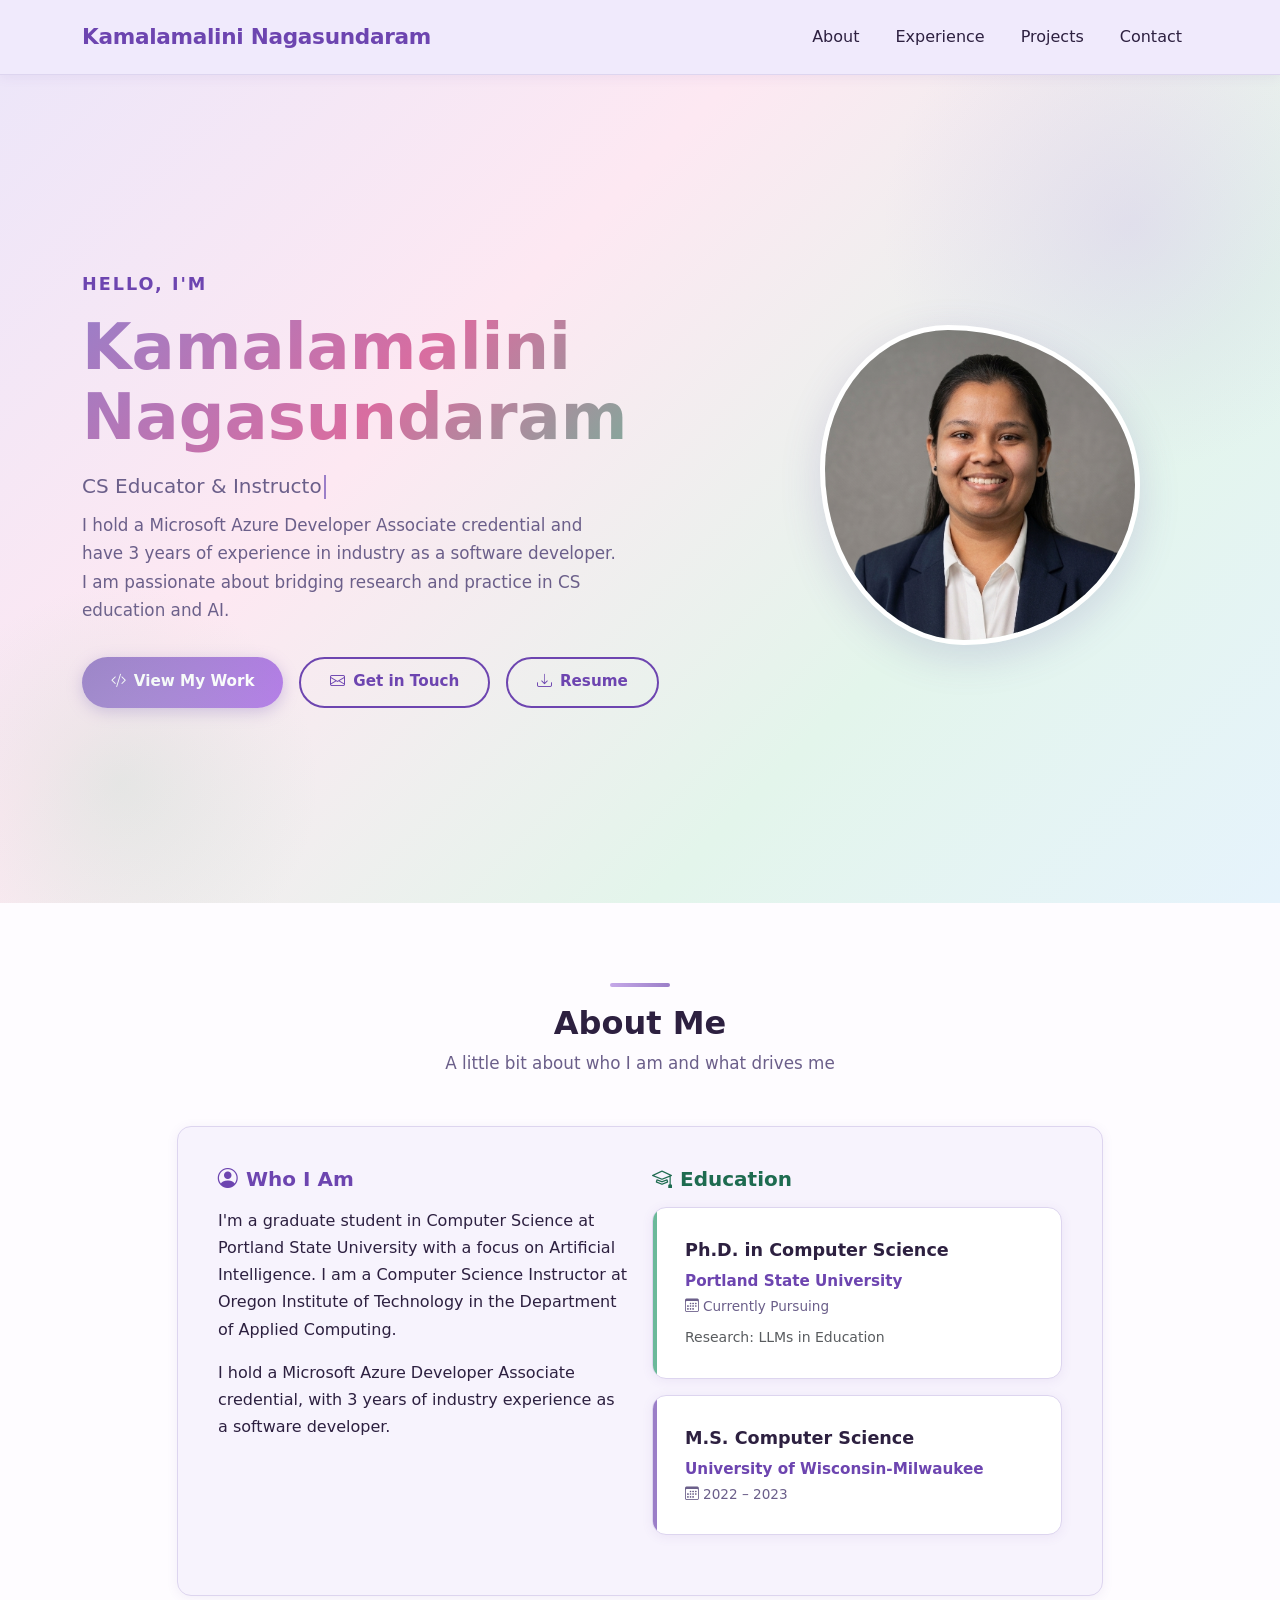
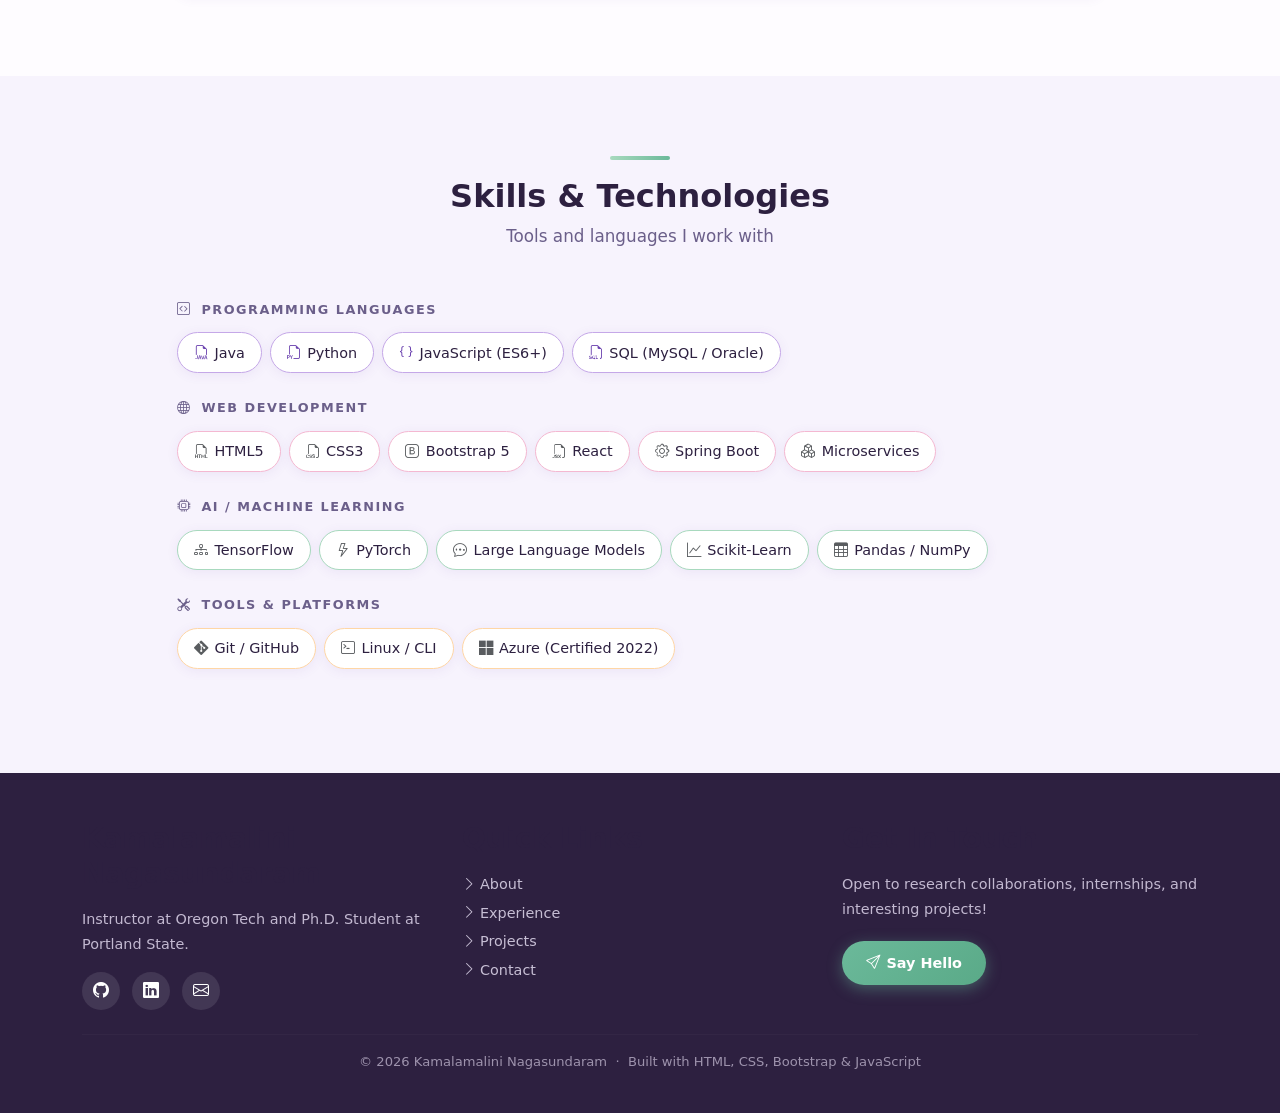
<file: index.html>
<!DOCTYPE html>
<html lang="en">
<head>
  <meta charset="UTF-8" />
  <meta name="viewport" content="width=device-width, initial-scale=1.0" />
  <meta name="description" content="Kamalamalini Nagasundaram – CS Instructor at Oregon Institute of Technology and Ph.D. Student at Portland State University. AI researcher and web developer." />
  <title>Kamalamalini Nagasundaram – Portfolio</title>

  <!-- Bootstrap 5 CSS -->
  <link rel="stylesheet" href="https://cdn.jsdelivr.net/npm/bootstrap@5.3.0/dist/css/bootstrap.min.css" />
  <!-- Bootstrap Icons -->
  <link rel="stylesheet" href="https://cdn.jsdelivr.net/npm/bootstrap-icons@1.11.0/font/bootstrap-icons.css" />
  <!-- Custom Styles -->
  <link rel="stylesheet" href="css/styles.css" />
</head>
<body>

  <!-- ═══════════════════════════════════════
       NAVBAR
  ════════════════════════════════════════ -->
  <nav class="navbar navbar-expand-lg sticky-top" aria-label="Main navigation">
    <div class="container">
      <a class="navbar-brand" href="index.html">Kamalamalini <span>Nagasundaram</span></a>

      <button class="navbar-toggler" type="button"
              data-bs-toggle="offcanvas" data-bs-target="#navOffcanvas"
              aria-controls="navOffcanvas" aria-label="Toggle navigation">
        <span class="navbar-toggler-icon"></span>
      </button>

      <!-- Desktop nav -->
      <div class="collapse navbar-collapse justify-content-end d-none d-lg-flex" id="desktopNav">
        <ul class="navbar-nav gap-1">
          <li class="nav-item"><a class="nav-link active" href="index.html#about">About</a></li>
          <li class="nav-item"><a class="nav-link" href="experience.html">Experience</a></li>
          <li class="nav-item"><a class="nav-link" href="projects.html">Projects</a></li>
          <li class="nav-item"><a class="nav-link" href="contact.html">Contact</a></li>
        </ul>
      </div>


    </div>
  </nav>

    <div class="offcanvas offcanvas-end d-lg-none" tabindex="-1" id="navOffcanvas"
         aria-labelledby="navOffcanvasLabel" aria-modal="true" role="dialog">
      <div class="offcanvas-header">
        <p class="offcanvas-title fw-bold text-lavender mb-0" id="navOffcanvasLabel">Kamalamalini Nagasundaram</p>
        <button type="button" class="btn-close" data-bs-dismiss="offcanvas" aria-label="Close"></button>
      </div>
      <div class="offcanvas-body">
        <ul class="navbar-nav flex-column">
          <li class="nav-item"><a class="nav-link active" href="index.html#about"><i class="bi bi-person me-2"></i>About</a></li>
          <li class="nav-item"><a class="nav-link" href="experience.html"><i class="bi bi-briefcase me-2"></i>Experience</a></li>
          <li class="nav-item"><a class="nav-link" href="projects.html"><i class="bi bi-code-slash me-2"></i>Projects</a></li>
          <li class="nav-item"><a class="nav-link" href="contact.html"><i class="bi bi-envelope me-2"></i>Contact</a></li>
        </ul>
        <hr class="my-3" />
        <div class="d-flex gap-2">
          <a href="https://github.com/MaliniSundar1625" class="social-link" target="_blank" rel="noopener" aria-label="GitHub">
            <i class="bi bi-github"></i>
          </a>
          <a href="https://www.linkedin.com/in/kn1606/" class="social-link" target="_blank" rel="noopener" aria-label="LinkedIn">
            <i class="bi bi-linkedin"></i>
          </a>
        </div>
      </div>
    </div>

  <main id="main-content">

    <!-- ═══════════════════════════════════════
         HERO SECTION
    ════════════════════════════════════════ -->
    <section class="hero-section" aria-label="Introduction">
      <div class="container">
        <div class="row align-items-center g-5">

          <div class="col-lg-7">
            <p class="hero-greeting">Hello, I'm</p>
            <h1 class="hero-name">Kamalamalini Nagasundaram</h1>
                  <p class="hero-tagline">
              <span id="typing-text"></span><span class="typing-cursor" aria-hidden="true"></span>
            </p>
            <p class="hero-bio">
              I hold a Microsoft Azure Developer Associate credential and have 3 years of experience
              in industry as a software developer.
              I am passionate about bridging research and practice in CS education and AI.
            </p>
            <div class="d-flex flex-wrap gap-3 hero-buttons">
              <a href="projects.html" class="btn-primary-custom">
                <i class="bi bi-code-slash"></i> View My Work
              </a>
              <a href="contact.html" class="btn-outline-custom">
                <i class="bi bi-envelope"></i> Get in Touch
              </a>
              <a href="assets/Malini_cv_2026.pdf" class="btn-outline-custom" download aria-label="Download resume (PDF)">
                <i class="bi bi-download"></i> Resume
              </a>
            </div>
          </div>

          <div class="col-lg-5 text-center">
            <div class="hero-photo-wrapper mx-auto d-inline-block">
              <img src="assets/profile.jpg" alt="Kamalamalini Nagasundaram"
                   class="hero-photo"
                   onerror="this.style.display='none'; this.nextElementSibling.style.display='flex';" />
              <div class="hero-photo-placeholder mx-auto" role="img"
                   aria-label="Profile photo placeholder" style="display:none;">
                🌸
              </div>
            </div>
          </div>

        </div>
      </div>
    </section>

    <!-- ═══════════════════════════════════════
         ABOUT SECTION
    ════════════════════════════════════════ -->
    <section class="about-section" id="about" aria-labelledby="about-heading">
      <div class="container">

        <div class="text-center mb-5">
          <div class="section-divider divider-lavender mx-auto"></div>
          <h2 class="section-title" id="about-heading">About Me</h2>
          <p class="section-subtitle">A little bit about who I am and what drives me</p>
        </div>

        <div class="row g-4 justify-content-center">
          <div class="col-lg-10 fade-in-up">
            <div class="about-card">
              <div class="row g-4">
                <div class="col-md-6">
                  <h3 class="h5 fw-bold text-lavender mb-3">
                    <i class="bi bi-person-circle me-2"></i>Who I Am
                  </h3>
                  <p>
                    I'm a graduate student in Computer Science at Portland State University with a
                    focus on Artificial Intelligence. I am a Computer Science Instructor at Oregon
                    Institute of Technology in the Department of Applied Computing.
                  </p>
                  <p class="mt-3">
                    I hold a Microsoft Azure Developer Associate credential, with 3 years of industry
                    experience as a software developer.
                  </p>
                </div>
                <div class="col-md-6">
                  <h3 class="h5 fw-bold text-mint mb-3">
                    <i class="bi bi-mortarboard me-2"></i>Education
                  </h3>
                  <div class="exp-card mint mb-3">
                    <div class="exp-title">Ph.D. in Computer Science</div>
                    <div class="exp-org">Portland State University</div>
                    <div class="exp-date"><i class="bi bi-calendar3 me-1"></i>Currently Pursuing</div>
                    <p class="mt-2 mb-0 small text-muted">Research: LLMs in Education</p>
                  </div>
                  <div class="exp-card lavender">
                    <div class="exp-title">M.S. Computer Science</div>
                    <div class="exp-org">University of Wisconsin-Milwaukee</div>
                    <div class="exp-date"><i class="bi bi-calendar3 me-1"></i>2022 – 2023</div>
                  </div>
                </div>
              </div>
            </div>
          </div>
        </div>

      </div>
    </section>

    <!-- ═══════════════════════════════════════
         SKILLS SECTION
    ════════════════════════════════════════ -->
    <section class="skills-section" id="skills" aria-labelledby="skills-heading">
      <div class="container">

        <div class="text-center mb-5">
          <div class="section-divider divider-mint mx-auto"></div>
          <h2 class="section-title" id="skills-heading">Skills &amp; Technologies</h2>
          <p class="section-subtitle">Tools and languages I work with</p>
        </div>

        <div class="row g-4 justify-content-center">
          <div class="col-lg-10">

            <!-- Languages -->
            <div class="mb-4 fade-in-up">
              <p class="skill-category-title">
                <i class="bi bi-code-square me-1"></i> Programming Languages
              </p>
              <div class="d-flex flex-wrap gap-2">
                <span class="skill-tag lang"><i class="bi bi-filetype-java text-lavender"></i> Java</span>
                <span class="skill-tag lang"><i class="bi bi-filetype-py text-lavender"></i> Python</span>
                <span class="skill-tag lang"><i class="bi bi-braces text-lavender"></i> JavaScript (ES6+)</span>
                <span class="skill-tag lang"><i class="bi bi-filetype-sql text-lavender"></i> SQL (MySQL / Oracle)</span>
              </div>
            </div>

            <!-- Web -->
            <div class="mb-4 fade-in-up">
              <p class="skill-category-title">
                <i class="bi bi-globe me-1"></i> Web Development
              </p>
              <div class="d-flex flex-wrap gap-2">
                <span class="skill-tag web"><i class="bi bi-filetype-html text-muted"></i> HTML5</span>
                <span class="skill-tag web"><i class="bi bi-filetype-css text-muted"></i> CSS3</span>
                <span class="skill-tag web"><i class="bi bi-bootstrap text-muted"></i> Bootstrap 5</span>
                <span class="skill-tag web"><i class="bi bi-filetype-jsx text-muted"></i> React</span>
                <span class="skill-tag web"><i class="bi bi-gear text-muted"></i> Spring Boot</span>
                <span class="skill-tag web"><i class="bi bi-boxes text-muted"></i> Microservices</span>
              </div>
            </div>

            <!-- AI/ML -->
            <div class="mb-4 fade-in-up">
              <p class="skill-category-title">
                <i class="bi bi-cpu me-1"></i> AI / Machine Learning
              </p>
              <div class="d-flex flex-wrap gap-2">
                <span class="skill-tag ai"><i class="bi bi-diagram-3 text-muted"></i> TensorFlow</span>
                <span class="skill-tag ai"><i class="bi bi-lightning text-muted"></i> PyTorch</span>
                <span class="skill-tag ai"><i class="bi bi-chat-dots text-muted"></i> Large Language Models</span>
                <span class="skill-tag ai"><i class="bi bi-graph-up text-muted"></i> Scikit-Learn</span>
                <span class="skill-tag ai"><i class="bi bi-table text-muted"></i> Pandas / NumPy</span>
              </div>
            </div>

            <!-- Tools -->
            <div class="mb-4 fade-in-up">
              <p class="skill-category-title">
                <i class="bi bi-tools me-1"></i> Tools &amp; Platforms
              </p>
              <div class="d-flex flex-wrap gap-2">
                <span class="skill-tag tool"><i class="bi bi-git text-muted"></i> Git / GitHub</span>
                <span class="skill-tag tool"><i class="bi bi-terminal text-muted"></i> Linux / CLI</span>
                <span class="skill-tag tool"><i class="bi bi-microsoft text-muted"></i> Azure (Certified 2022)</span>
              </div>
            </div>

          </div>
        </div>

      </div>
    </section>

  </main>

  <!-- ═══════════════════════════════════════
       FOOTER
  ════════════════════════════════════════ -->
  <footer role="contentinfo">
    <div class="container">
      <div class="row g-4">
        <div class="col-md-4">
          <h3 class="mb-3">Kamalamalini Nagasundaram</h3>
          <p>Instructor at Oregon Tech and Ph.D. Student at Portland State.</p>
          <div class="footer-social">
            <a href="https://github.com/MaliniSundar1625" class="footer-social-link"
               target="_blank" rel="noopener" aria-label="GitHub profile">
              <i class="bi bi-github"></i>
            </a>
            <a href="https://www.linkedin.com/in/kn1606/" class="footer-social-link"
               target="_blank" rel="noopener" aria-label="LinkedIn profile">
              <i class="bi bi-linkedin"></i>
            </a>
            <a href="mailto:malinisundar1625@gmail.com" class="footer-social-link"
               aria-label="Send email">
              <i class="bi bi-envelope"></i>
            </a>
          </div>
        </div>
        <div class="col-md-4">
          <h3 class="mb-3">Quick Links</h3>
          <ul class="list-unstyled">
            <li class="mb-1"><a href="index.html#about"><i class="bi bi-chevron-right me-1"></i>About</a></li>
            <li class="mb-1"><a href="experience.html"><i class="bi bi-chevron-right me-1"></i>Experience</a></li>
            <li class="mb-1"><a href="projects.html"><i class="bi bi-chevron-right me-1"></i>Projects</a></li>
            <li class="mb-1"><a href="contact.html"><i class="bi bi-chevron-right me-1"></i>Contact</a></li>
          </ul>
        </div>
        <div class="col-md-4">
          <h3 class="mb-3">Get In Touch</h3>
          <p>Open to research collaborations, internships, and interesting projects!</p>
          <a href="mailto:malinisundar1625@gmail.com" class="btn-mint mt-1" style="text-decoration:none;">
            <i class="bi bi-send"></i> Say Hello
          </a>
        </div>
      </div>
      <hr class="footer-divider" />
      <p class="footer-bottom">
        © 2026 Kamalamalini Nagasundaram &nbsp;·&nbsp; Built with HTML, CSS, Bootstrap &amp; JavaScript
      </p>
    </div>
  </footer>

  <!-- Back to Top Button -->
  <button class="back-to-top" id="backToTop" aria-label="Scroll back to top">
    <i class="bi bi-arrow-up"></i>
  </button>

  <div class="toast-container position-fixed bottom-0 start-50 translate-middle-x p-3">
    <div id="globalToast" class="toast align-items-center" role="alert" aria-live="assertive"
         aria-atomic="true">
      <div class="d-flex">
        <div class="toast-body" id="toastMessage"></div>
        <button type="button" class="btn-close me-2 m-auto" data-bs-dismiss="toast"
                aria-label="Close"></button>
      </div>
    </div>
  </div>

  <!-- Bootstrap 5 JS bundle (includes Popper) -->
  <script src="https://cdn.jsdelivr.net/npm/bootstrap@5.3.0/dist/js/bootstrap.bundle.min.js"></script>
  <!-- jQuery (optional, required by assignment) -->
  <script src="https://code.jquery.com/jquery-3.7.0.min.js"></script>
  <!-- Custom JS -->
  <script src="js/main.js"></script>
</body>
</html>
</file>
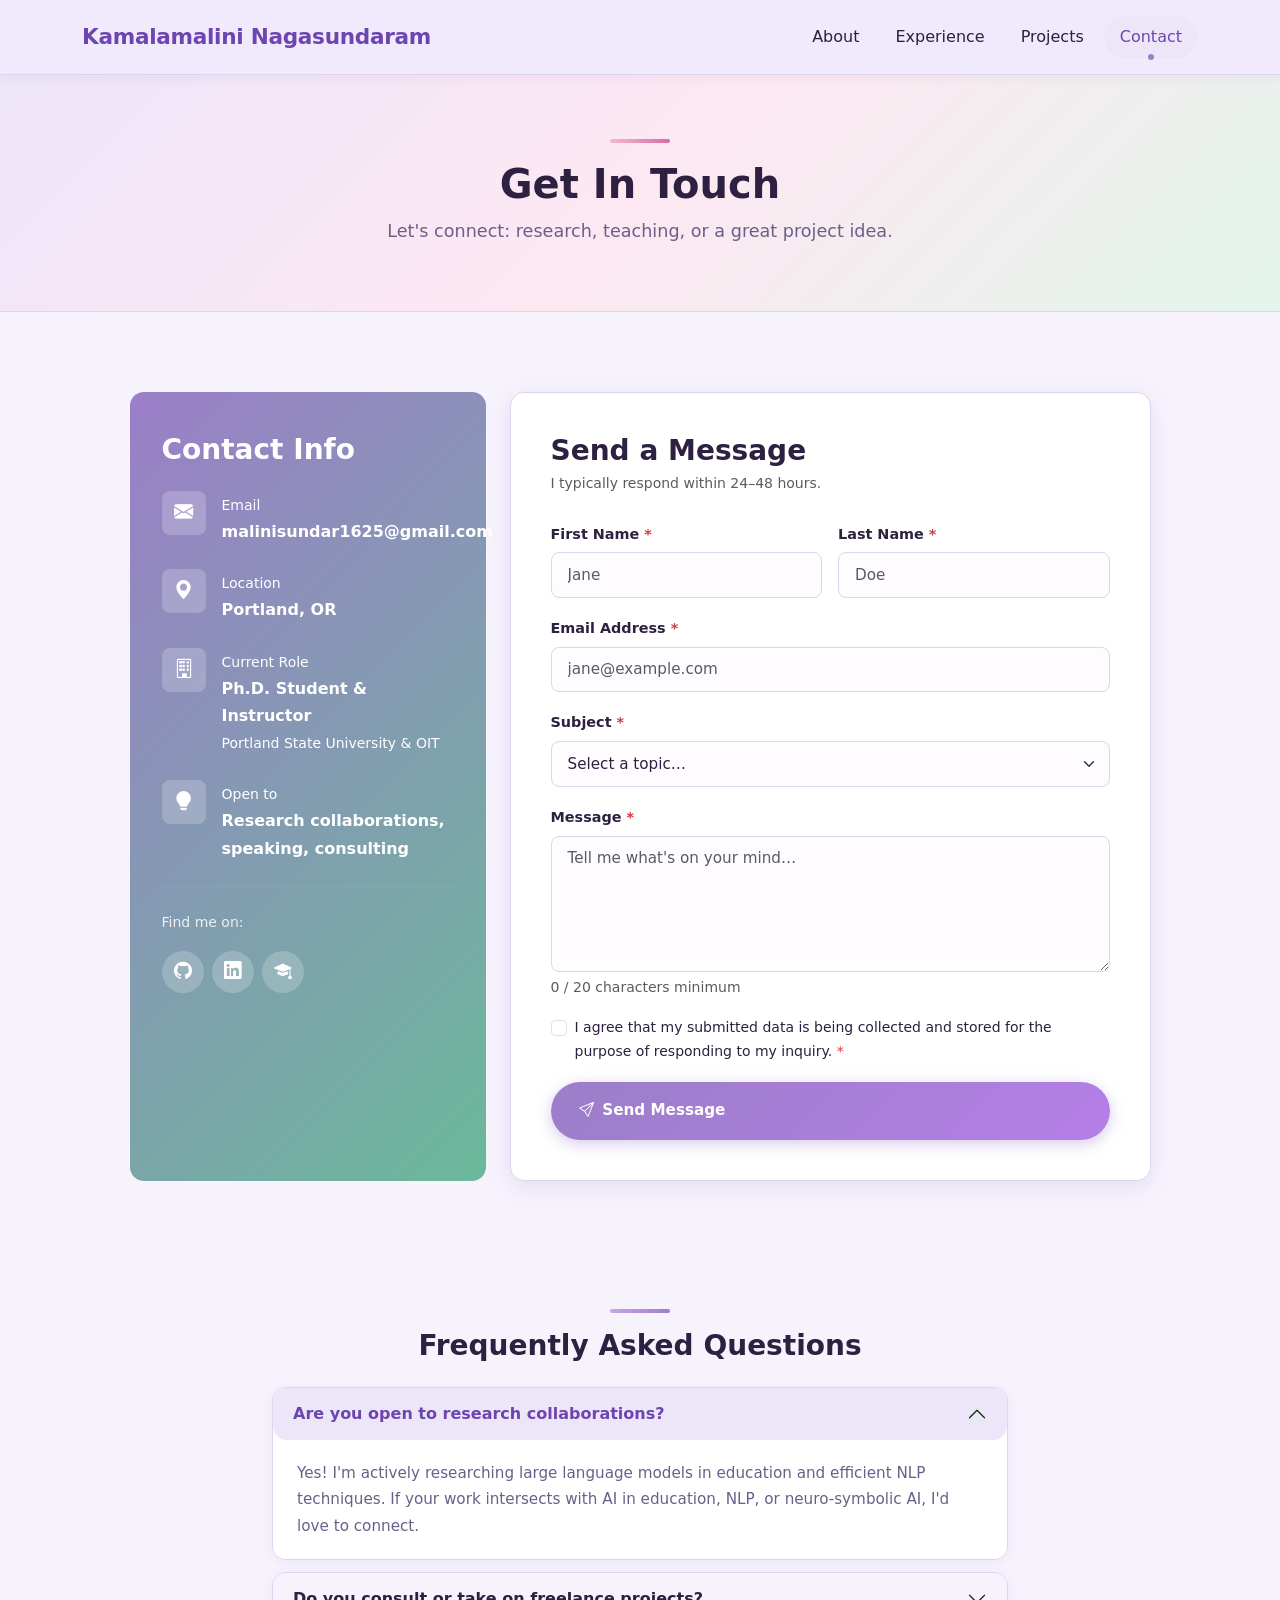
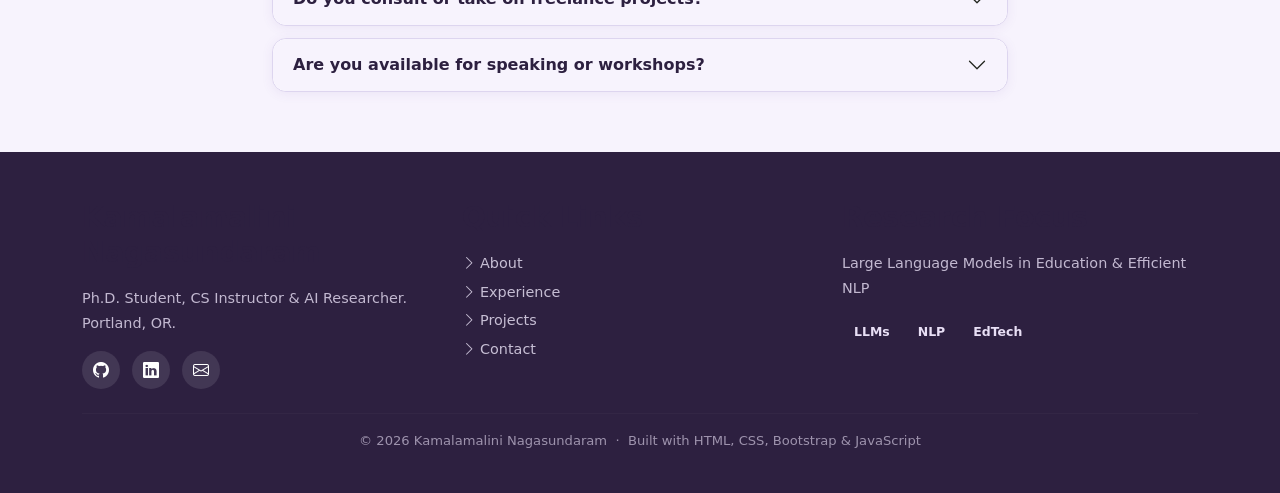
<file: contact.html>
<!DOCTYPE html>
<html lang="en">
<head>
  <meta charset="UTF-8" />
  <meta name="viewport" content="width=device-width, initial-scale=1.0" />
  <meta name="description" content="Contact Kamalamalini Nagasundaram – CS educator, researcher, and developer at Portland State University." />
  <title>Contact – Kamalamalini Nagasundaram</title>

  <link rel="stylesheet" href="https://cdn.jsdelivr.net/npm/bootstrap@5.3.0/dist/css/bootstrap.min.css" />
  <link rel="stylesheet" href="https://cdn.jsdelivr.net/npm/bootstrap-icons@1.11.0/font/bootstrap-icons.css" />
  <link rel="stylesheet" href="css/styles.css" />
</head>
<body>

  <!-- ═══════════════════════════════════════
       NAVBAR
  ════════════════════════════════════════ -->
  <nav class="navbar navbar-expand-lg sticky-top" aria-label="Main navigation">
    <div class="container">
      <a class="navbar-brand" href="index.html">Kamalamalini <span>Nagasundaram</span></a>
      <button class="navbar-toggler" type="button"
              data-bs-toggle="offcanvas" data-bs-target="#navOffcanvas"
              aria-controls="navOffcanvas" aria-label="Toggle navigation">
        <span class="navbar-toggler-icon"></span>
      </button>
      <div class="collapse navbar-collapse justify-content-end d-none d-lg-flex">
        <ul class="navbar-nav gap-1">
          <li class="nav-item"><a class="nav-link" href="index.html#about">About</a></li>
          <li class="nav-item"><a class="nav-link" href="experience.html">Experience</a></li>
          <li class="nav-item"><a class="nav-link" href="projects.html">Projects</a></li>
          <li class="nav-item"><a class="nav-link active" href="contact.html">Contact</a></li>
        </ul>
      </div>

    </div>
  </nav>

    <div class="offcanvas offcanvas-end d-lg-none" tabindex="-1" id="navOffcanvas"
         aria-labelledby="navOffcanvasLabel" aria-modal="true" role="dialog">
      <div class="offcanvas-header">
        <h5 class="offcanvas-title fw-bold text-lavender mb-0" id="navOffcanvasLabel">Kamalamalini Nagasundaram</h5>
        <button type="button" class="btn-close" data-bs-dismiss="offcanvas" aria-label="Close"></button>
      </div>
      <div class="offcanvas-body">
        <ul class="navbar-nav flex-column">
          <li class="nav-item"><a class="nav-link" href="index.html#about"><i class="bi bi-person me-2"></i>About</a></li>
          <li class="nav-item"><a class="nav-link" href="experience.html"><i class="bi bi-briefcase me-2"></i>Experience</a></li>
          <li class="nav-item"><a class="nav-link" href="projects.html"><i class="bi bi-code-slash me-2"></i>Projects</a></li>
          <li class="nav-item"><a class="nav-link active" href="contact.html"><i class="bi bi-envelope me-2"></i>Contact</a></li>
        </ul>
      </div>
    </div>

  <main id="main-content">

    <!-- ═══════════════════════════════════════
         PAGE HERO
    ════════════════════════════════════════ -->
    <section class="page-hero" aria-label="Contact page header">
      <div class="container text-center">
        <div class="section-divider divider-pink mx-auto mb-3"></div>
        <h1 class="fw-bold">Get In Touch</h1>
        <p class="lead mt-2">
          Let's connect: research, teaching, or a great project idea.
        </p>
      </div>
    </section>

    <!-- ═══════════════════════════════════════
         CONTACT SECTION
    ════════════════════════════════════════ -->
    <section class="contact-section" id="contact" aria-labelledby="contact-heading">
      <div class="container">

        <h2 class="visually-hidden" id="contact-heading">Contact Form</h2>

        <div class="row g-4 justify-content-center">

          <!-- ── Contact Info Card ── -->
          <div class="col-lg-4 col-md-5 fade-in-left">
            <div class="contact-info-card">
              <h3 class="fw-bold mb-4">Contact Info</h3>

              <div class="contact-info-item">
                <div class="contact-info-icon" aria-hidden="true">
                  <i class="bi bi-envelope-fill"></i>
                </div>
                <div>
                  <small>Email</small>
                  <p class="mb-0 fw-semibold">
                    <a href="mailto:malinisundar1625@gmail.com"
                       style="color:white;">malinisundar1625@gmail.com</a>
                  </p>
                </div>
              </div>

              <div class="contact-info-item">
                <div class="contact-info-icon" aria-hidden="true">
                  <i class="bi bi-geo-alt-fill"></i>
                </div>
                <div>
                  <small>Location</small>
                  <p class="mb-0 fw-semibold">Portland, OR</p>
                </div>
              </div>

              <div class="contact-info-item">
                <div class="contact-info-icon" aria-hidden="true">
                  <i class="bi bi-building"></i>
                </div>
                <div>
                  <small>Current Role</small>
                  <p class="mb-0 fw-semibold">Ph.D. Student &amp; Instructor</p>
                  <small>Portland State University &amp; OIT</small>
                </div>
              </div>

              <div class="contact-info-item">
                <div class="contact-info-icon" aria-hidden="true">
                  <i class="bi bi-lightbulb-fill"></i>
                </div>
                <div>
                  <small>Open to</small>
                  <p class="mb-0 fw-semibold">Research collaborations, speaking, consulting</p>
                </div>
              </div>

              <hr style="border-color:rgba(255,255,255,0.25); margin: 1.5rem 0;" />

              <p class="small mb-3" style="opacity:0.85;">Find me on:</p>
              <div class="d-flex gap-2 flex-wrap">
                <a href="https://github.com/MaliniSundar1625" class="social-link"
                   target="_blank" rel="noopener" aria-label="GitHub profile">
                  <i class="bi bi-github"></i>
                </a>
                <a href="https://www.linkedin.com/in/kn1606/" class="social-link"
                   target="_blank" rel="noopener" aria-label="LinkedIn profile">
                  <i class="bi bi-linkedin"></i>
                </a>
                <a href="https://scholar.google.com" class="social-link"
                   target="_blank" rel="noopener" aria-label="Google Scholar profile">
                  <i class="bi bi-mortarboard-fill"></i>
                </a>
              </div>
            </div>
          </div>

          <!-- ── Contact Form ── -->
          <div class="col-lg-7 col-md-7 fade-in-right">
            <div class="contact-form-card">
              <h3 class="fw-bold mb-1">Send a Message</h3>
              <p class="text-muted mb-4 small">
                I typically respond within 24–48 hours.
              </p>

              <form id="contactForm" novalidate aria-label="Contact form">

                <div class="row g-3">
                  <!-- Name -->
                  <div class="col-sm-6">
                    <label for="firstName" class="form-label">First Name <span aria-hidden="true" class="text-danger">*</span></label>
                    <input type="text" class="form-control" id="firstName" name="firstName"
                           placeholder="Jane" required autocomplete="given-name" />
                    <div class="invalid-feedback">Please enter your first name.</div>
                  </div>
                  <div class="col-sm-6">
                    <label for="lastName" class="form-label">Last Name <span aria-hidden="true" class="text-danger">*</span></label>
                    <input type="text" class="form-control" id="lastName" name="lastName"
                           placeholder="Doe" required autocomplete="family-name" />
                    <div class="invalid-feedback">Please enter your last name.</div>
                  </div>

                  <!-- Email -->
                  <div class="col-12">
                    <label for="email" class="form-label">Email Address <span aria-hidden="true" class="text-danger">*</span></label>
                    <input type="email" class="form-control" id="email" name="email"
                           placeholder="jane@example.com" required autocomplete="email" />
                    <div class="invalid-feedback">Please enter a valid email address.</div>
                  </div>

                  <!-- Subject -->
                  <div class="col-12">
                    <label for="subject" class="form-label">Subject <span aria-hidden="true" class="text-danger">*</span></label>
                    <select class="form-select" id="subject" name="subject" required>
                      <option value="" disabled selected>Select a topic…</option>
                      <option value="research">Research Collaboration</option>
                      <option value="teaching">Teaching / Curriculum</option>
                      <option value="industry">Industry / Consulting</option>
                      <option value="speaking">Speaking / Workshop</option>
                      <option value="other">Other</option>
                    </select>
                    <div class="invalid-feedback">Please select a subject.</div>
                  </div>

                  <!-- Message -->
                  <div class="col-12">
                    <label for="message" class="form-label">Message <span aria-hidden="true" class="text-danger">*</span></label>
                    <textarea class="form-control" id="message" name="message"
                              rows="5" placeholder="Tell me what's on your mind…"
                              required minlength="20" aria-describedby="messageHelp"></textarea>
                    <div id="messageHelp" class="form-text">
                      <span id="charCount">0</span> / 20 characters minimum
                    </div>
                    <div class="invalid-feedback">Please enter a message (at least 20 characters).</div>
                  </div>

                  <!-- Consent checkbox -->
                  <div class="col-12">
                    <div class="form-check">
                      <input class="form-check-input" type="checkbox" id="consent" name="consent" required />
                      <label class="form-check-label small" for="consent">
                        I agree that my submitted data is being collected and stored for the
                        purpose of responding to my inquiry. <span aria-hidden="true" class="text-danger">*</span>
                      </label>
                      <div class="invalid-feedback">You must agree before submitting.</div>
                    </div>
                  </div>

                  <!-- Submit Button -->
                  <div class="col-12">
                    <button type="submit" class="btn-primary-custom w-100 py-3" id="submitBtn"
                            aria-label="Send message">
                      <span id="submitText">
                        <i class="bi bi-send me-2"></i>Send Message
                      </span>
                      <span id="submitSpinner" class="d-none">
                        <span class="spinner-border spinner-border-sm me-2" role="status" aria-hidden="true"></span>
                        Sending…
                      </span>
                    </button>
                  </div>

                </div>
              </form>

              <!-- Success message (shown after submission) -->
              <div id="formSuccess" class="d-none mt-4 p-4 rounded-3 text-center"
                   style="background:var(--mint-light); border:1px solid var(--mint);"
                   role="alert" aria-live="polite">
                <i class="bi bi-check-circle-fill fs-1 text-mint mb-2 d-block"></i>
                <h4 class="fw-bold text-mint">Message Sent!</h4>
                <p class="text-muted mb-0">
                  Thank you for reaching out. I'll get back to you within 24–48 hours.
                </p>
              </div>

            </div>
          </div>

        </div>
      </div>
    </section>

    <!-- ═══════════════════════════════════════
         FAQ ACCORDION (extra Bootstrap feature)
    ════════════════════════════════════════ -->
    <section class="py-5 bg-surface" aria-labelledby="faq-heading">
      <div class="container">
        <div class="row justify-content-center">
          <div class="col-lg-8">

            <div class="text-center mb-4">
              <div class="section-divider divider-lavender mx-auto"></div>
              <h2 class="h3 fw-bold" id="faq-heading">Frequently Asked Questions</h2>
            </div>

            <div class="accordion" id="faqAccordion">

              <div class="accordion-item">
                <h3 class="accordion-header" id="faq1-heading">
                  <button class="accordion-button" type="button"
                          data-bs-toggle="collapse" data-bs-target="#faq1"
                          aria-expanded="true" aria-controls="faq1">
                    Are you open to research collaborations?
                  </button>
                </h3>
                <div id="faq1" class="accordion-collapse collapse show"
                     role="region" aria-labelledby="faq1-heading" data-bs-parent="#faqAccordion">
                  <div class="accordion-body">
                    Yes! I'm actively researching large language models in education and
                    efficient NLP techniques. If your work intersects with AI in education,
                    NLP, or neuro-symbolic AI, I'd love to connect.
                  </div>
                </div>
              </div>

              <div class="accordion-item">
                <h3 class="accordion-header" id="faq2-heading">
                  <button class="accordion-button collapsed" type="button"
                          data-bs-toggle="collapse" data-bs-target="#faq2"
                          aria-expanded="false" aria-controls="faq2">
                    Do you consult or take on freelance projects?
                  </button>
                </h3>
                <div id="faq2" class="accordion-collapse collapse"
                     role="region" aria-labelledby="faq2-heading" data-bs-parent="#faqAccordion">
                  <div class="accordion-body">
                    Occasionally, depending on the scope and timing. I have experience in
                    full-stack Java/Spring Boot, REST API design, cloud architecture (AWS, Azure),
                    and AI/ML integration. Send me a message with project details!
                  </div>
                </div>
              </div>

              <div class="accordion-item">
                <h3 class="accordion-header" id="faq3-heading">
                  <button class="accordion-button collapsed" type="button"
                          data-bs-toggle="collapse" data-bs-target="#faq3"
                          aria-expanded="false" aria-controls="faq3">
                    Are you available for speaking or workshops?
                  </button>
                </h3>
                <div id="faq3" class="accordion-collapse collapse"
                     role="region" aria-labelledby="faq3-heading" data-bs-parent="#faqAccordion">
                  <div class="accordion-body">
                    Yes! I enjoy sharing knowledge about AI in education, cloud computing,
                    and curriculum design. I've presented at ASEE and PSU IdeaFest and am
                    open to workshop or seminar invitations.
                  </div>
                </div>
              </div>

            </div>
          </div>
        </div>
      </div>
    </section>

  </main>

  <!-- ═══════════════════════════════════════
       FOOTER
  ════════════════════════════════════════ -->
  <footer>
    <div class="container">
      <div class="row g-4">
        <div class="col-md-4">
          <h3 class="mb-3">Kamalamalini Nagasundaram</h3>
          <p>Ph.D. Student, CS Instructor &amp; AI Researcher. Portland, OR.</p>
          <div class="footer-social">
            <a href="https://github.com/MaliniSundar1625" class="footer-social-link"
               target="_blank" rel="noopener" aria-label="GitHub profile">
              <i class="bi bi-github"></i>
            </a>
            <a href="https://www.linkedin.com/in/kn1606/" class="footer-social-link"
               target="_blank" rel="noopener" aria-label="LinkedIn profile">
              <i class="bi bi-linkedin"></i>
            </a>
            <a href="mailto:malinisundar1625@gmail.com" class="footer-social-link"
               aria-label="Send email">
              <i class="bi bi-envelope"></i>
            </a>
          </div>
        </div>
        <div class="col-md-4">
          <h3 class="mb-3">Quick Links</h3>
          <ul class="list-unstyled">
            <li class="mb-1"><a href="index.html#about"><i class="bi bi-chevron-right me-1"></i>About</a></li>
            <li class="mb-1"><a href="experience.html"><i class="bi bi-chevron-right me-1"></i>Experience</a></li>
            <li class="mb-1"><a href="projects.html"><i class="bi bi-chevron-right me-1"></i>Projects</a></li>
            <li class="mb-1"><a href="contact.html"><i class="bi bi-chevron-right me-1"></i>Contact</a></li>
          </ul>
        </div>
        <div class="col-md-4">
          <h3 class="mb-3">Research Focus</h3>
          <p>Large Language Models in Education &amp; Efficient NLP</p>
          <div class="d-flex flex-wrap gap-1 mt-2">
            <span class="badge-custom badge-lavender">LLMs</span>
            <span class="badge-custom badge-mint">NLP</span>
            <span class="badge-custom badge-pink">EdTech</span>
          </div>
        </div>
      </div>
      <hr class="footer-divider" />
      <p class="footer-bottom">
        © 2026 Kamalamalini Nagasundaram &nbsp;·&nbsp; Built with HTML, CSS, Bootstrap &amp; JavaScript
       
      </p>
    </div>
  </footer>

  <button class="back-to-top" id="backToTop" aria-label="Scroll back to top">
    <i class="bi bi-arrow-up"></i>
  </button>

  <!-- Bootstrap Toast notification -->
  <div class="toast-container position-fixed bottom-0 start-50 translate-middle-x p-3">
    <div id="globalToast" class="toast align-items-center border-0" role="alert"
         aria-live="assertive" aria-atomic="true">
      <div class="d-flex">
        <div class="toast-body fw-semibold" id="toastMessage">
          <i class="bi bi-check-circle-fill text-mint me-2"></i>
          Message sent successfully!
        </div>
        <button type="button" class="btn-close me-2 m-auto" data-bs-dismiss="toast"
                aria-label="Close"></button>
      </div>
    </div>
  </div>

  <script src="https://cdn.jsdelivr.net/npm/bootstrap@5.3.0/dist/js/bootstrap.bundle.min.js"></script>
  <script src="https://code.jquery.com/jquery-3.7.0.min.js"></script>
  <script src="js/main.js"></script>
</body>
</html>
</file>
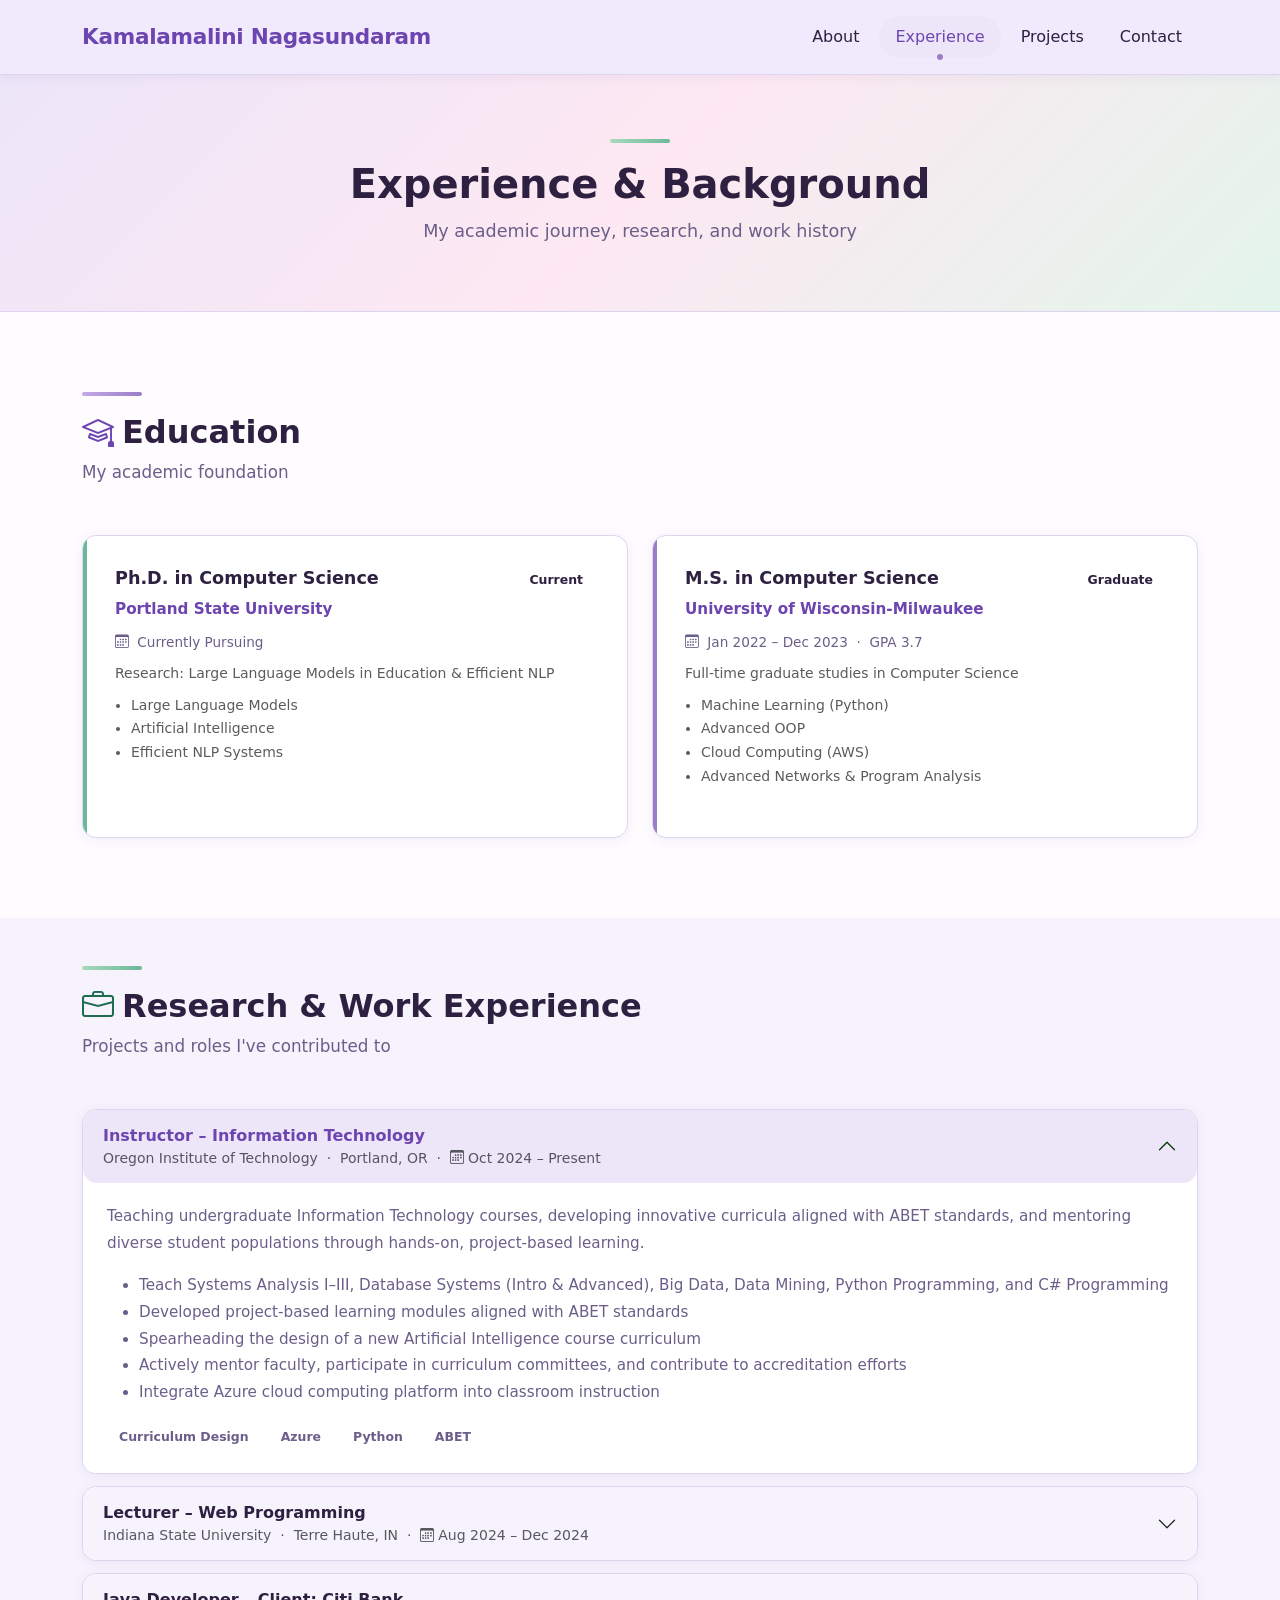
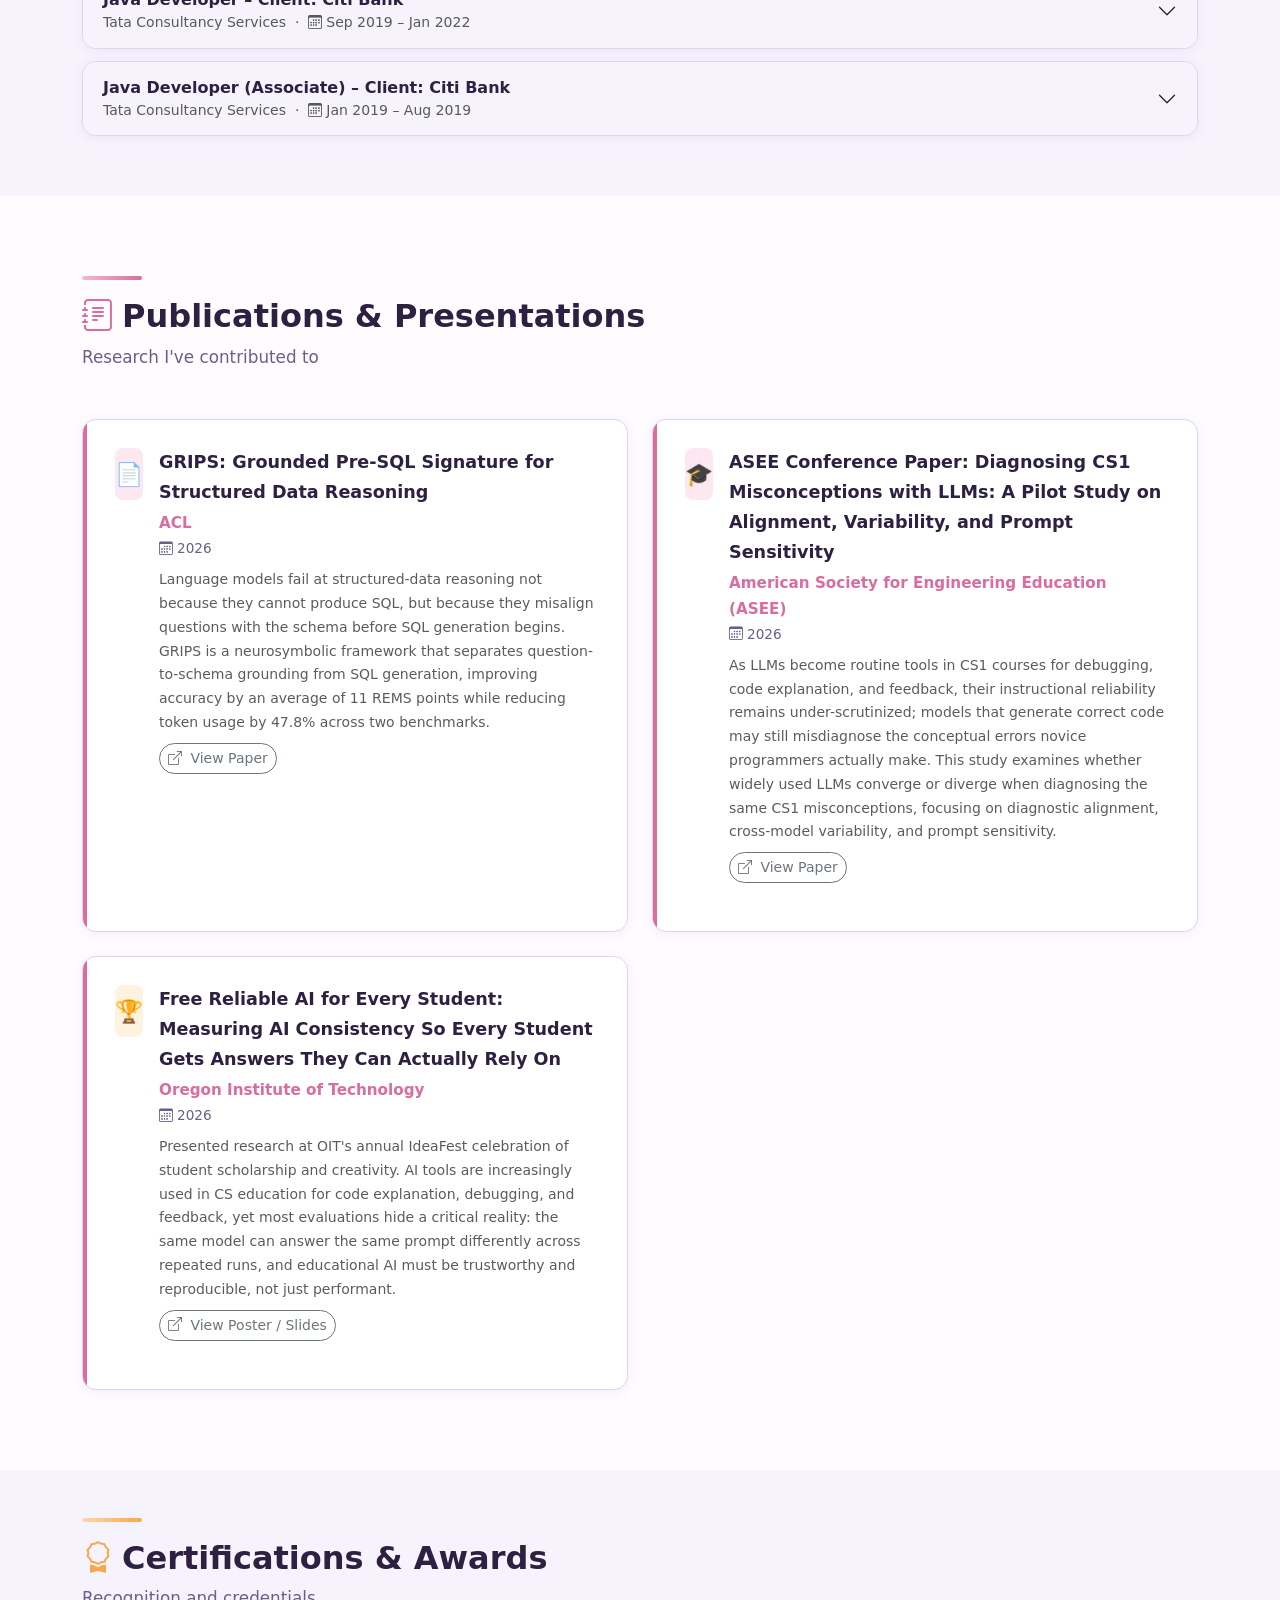
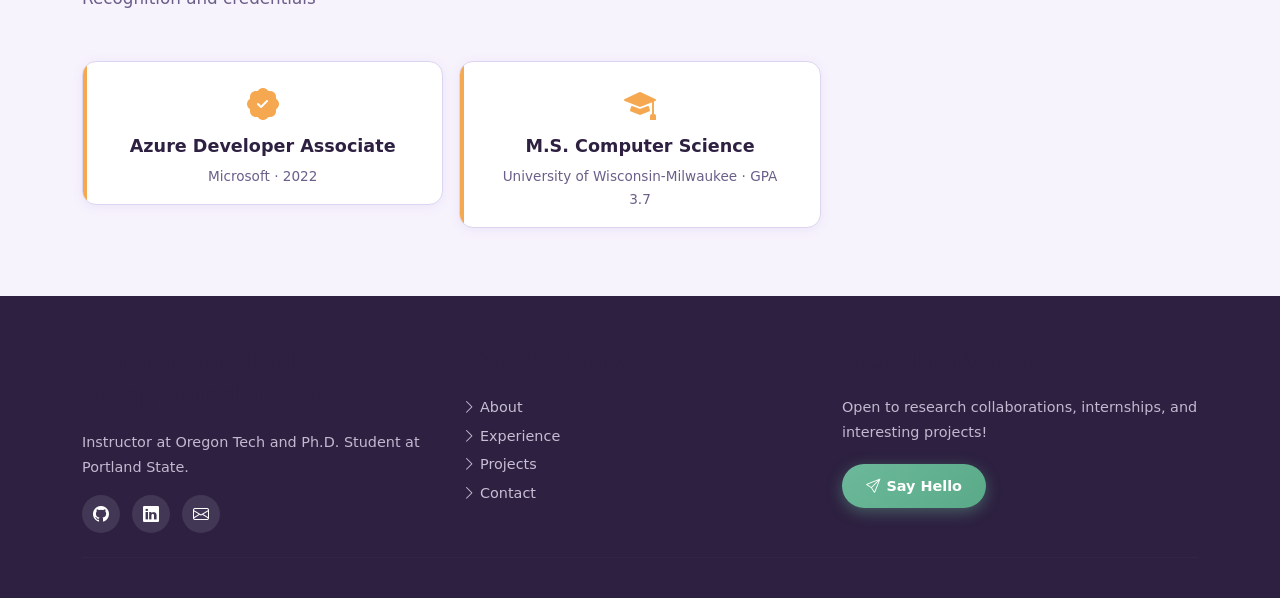
<file: experience.html>
<!DOCTYPE html>
<html lang="en">
<head>
  <meta charset="UTF-8" />
  <meta name="viewport" content="width=device-width, initial-scale=1.0" />
  <meta name="description" content="Kamalamalini Nagasundaram's work experience, education, and background in CS and AI research." />
  <title>Experience – Kamalamalini Nagasundaram</title>

  <link rel="stylesheet" href="https://cdn.jsdelivr.net/npm/bootstrap@5.3.0/dist/css/bootstrap.min.css" />
  <link rel="stylesheet" href="https://cdn.jsdelivr.net/npm/bootstrap-icons@1.11.0/font/bootstrap-icons.css" />
  <link rel="stylesheet" href="css/styles.css" />
</head>
<body>

  <!-- ═══════════════════════════════════════
       NAVBAR
  ════════════════════════════════════════ -->
  <nav class="navbar navbar-expand-lg sticky-top" aria-label="Main navigation">
    <div class="container">
      <a class="navbar-brand" href="index.html">Kamalamalini <span>Nagasundaram</span></a>
      <button class="navbar-toggler" type="button"
              data-bs-toggle="offcanvas" data-bs-target="#navOffcanvas"
              aria-controls="navOffcanvas" aria-label="Toggle navigation">
        <span class="navbar-toggler-icon"></span>
      </button>
      <div class="collapse navbar-collapse justify-content-end d-none d-lg-flex">
        <ul class="navbar-nav gap-1">
          <li class="nav-item"><a class="nav-link" href="index.html#about">About</a></li>
          <li class="nav-item"><a class="nav-link active" href="experience.html">Experience</a></li>
          <li class="nav-item"><a class="nav-link" href="projects.html">Projects</a></li>
          <li class="nav-item"><a class="nav-link" href="contact.html">Contact</a></li>
        </ul>
      </div>

    </div>
  </nav>

    <div class="offcanvas offcanvas-end d-lg-none" tabindex="-1" id="navOffcanvas"
         aria-labelledby="navOffcanvasLabel" aria-modal="true" role="dialog">
      <div class="offcanvas-header">
        <h5 class="offcanvas-title fw-bold text-lavender mb-0" id="navOffcanvasLabel">Kamalamalini Nagasundaram</h5>
        <button type="button" class="btn-close" data-bs-dismiss="offcanvas" aria-label="Close"></button>
      </div>
      <div class="offcanvas-body">
        <ul class="navbar-nav flex-column">
          <li class="nav-item"><a class="nav-link" href="index.html#about"><i class="bi bi-person me-2"></i>About</a></li>
          <li class="nav-item"><a class="nav-link active" href="experience.html"><i class="bi bi-briefcase me-2"></i>Experience</a></li>
          <li class="nav-item"><a class="nav-link" href="projects.html"><i class="bi bi-code-slash me-2"></i>Projects</a></li>
          <li class="nav-item"><a class="nav-link" href="contact.html"><i class="bi bi-envelope me-2"></i>Contact</a></li>
        </ul>
      </div>
    </div>

  <main id="main-content">

    <!-- ═══════════════════════════════════════
         PAGE HERO
    ════════════════════════════════════════ -->
    <section class="page-hero" aria-label="Experience page header">
      <div class="container text-center">
        <div class="section-divider divider-mint mx-auto mb-3"></div>
        <h1 class="fw-bold">Experience &amp; Background</h1>
        <p class="lead mt-2">My academic journey, research, and work history</p>
      </div>
    </section>

    <!-- ═══════════════════════════════════════
         EDUCATION
    ════════════════════════════════════════ -->
    <section class="experience-section" id="education" aria-labelledby="education-heading">
      <div class="container">

        <div class="mb-5">
          <div class="section-divider divider-lavender"></div>
          <h2 class="section-title" id="education-heading">
            <i class="bi bi-mortarboard me-2 text-lavender"></i>Education
          </h2>
          <p class="section-subtitle">My academic foundation</p>
        </div>

        <div class="row g-4">
          <div class="col-md-6 fade-in-up">
            <div class="exp-card mint h-100">
              <div class="d-flex justify-content-between align-items-start flex-wrap gap-2 mb-2">
                <div>
                  <div class="exp-title">Ph.D. in Computer Science</div>
                  <div class="exp-org">Portland State University</div>
                </div>
                <span class="badge-custom badge-mint">Current</span>
              </div>
              <div class="exp-date"><i class="bi bi-calendar3 me-1"></i> Currently Pursuing</div>
              <p class="mt-2 mb-2 small text-muted">
                Research: Large Language Models in Education &amp; Efficient NLP
              </p>
              <ul class="small text-muted ps-3 mb-0">
                <li>Large Language Models</li>
                <li>Artificial Intelligence</li>
                <li>Efficient NLP Systems</li>
              </ul>
            </div>
          </div>

          <div class="col-md-6 fade-in-up">
            <div class="exp-card lavender h-100">
              <div class="d-flex justify-content-between align-items-start flex-wrap gap-2 mb-2">
                <div>
                  <div class="exp-title">M.S. in Computer Science</div>
                  <div class="exp-org">University of Wisconsin-Milwaukee</div>
                </div>
                <span class="badge-custom badge-lavender">Graduate</span>
              </div>
              <div class="exp-date"><i class="bi bi-calendar3 me-1"></i> Jan 2022 – Dec 2023 &nbsp;·&nbsp; GPA 3.7</div>
              <p class="mt-2 mb-2 small text-muted">
                Full-time graduate studies in Computer Science
              </p>
              <ul class="small text-muted ps-3 mb-0">
                <li>Machine Learning (Python)</li>
                <li>Advanced OOP</li>
                <li>Cloud Computing (AWS)</li>
                <li>Advanced Networks &amp; Program Analysis</li>
              </ul>
            </div>
          </div>
        </div>

      </div>
    </section>

    <!-- ═══════════════════════════════════════
         WORK / RESEARCH EXPERIENCE
════════════════════════════════════════ -->
    <section class="bg-surface py-5" id="work" aria-labelledby="work-heading">
      <div class="container">

        <div class="mb-5">
          <div class="section-divider divider-mint"></div>
          <h2 class="section-title" id="work-heading">
            <i class="bi bi-briefcase me-2 text-mint"></i>Research &amp; Work Experience
          </h2>
          <p class="section-subtitle">Projects and roles I've contributed to</p>
        </div>

        <div class="accordion" id="experienceAccordion">

          <!-- Entry 1: OIT Instructor -->
          <div class="accordion-item fade-in-up">
            <h3 class="accordion-header" id="exp1-heading">
              <button class="accordion-button" type="button"
                      data-bs-toggle="collapse" data-bs-target="#exp1"
                      aria-expanded="true" aria-controls="exp1">
                <span class="d-block">
                  <strong>Instructor – Information Technology</strong>
                  <span class="d-block small text-muted mt-1 fw-normal">
                    Oregon Institute of Technology &nbsp;·&nbsp; Portland, OR &nbsp;·&nbsp;
                    <i class="bi bi-calendar3 me-1"></i>Oct 2024 – Present
                  </span>
                </span>
              </button>
            </h3>
            <div id="exp1" class="accordion-collapse collapse show"
                 role="region" aria-labelledby="exp1-heading" data-bs-parent="#experienceAccordion">
              <div class="accordion-body">
                <p>
                  Teaching undergraduate Information Technology courses, developing innovative
                  curricula aligned with ABET standards, and mentoring diverse student
                  populations through hands-on, project-based learning.
                </p>
                <ul class="mt-2">
                  <li>Teach Systems Analysis I–III, Database Systems (Intro &amp; Advanced), Big Data, Data Mining, Python Programming, and C# Programming</li>
                  <li>Developed project-based learning modules aligned with ABET standards</li>
                  <li>Spearheading the design of a new Artificial Intelligence course curriculum</li>
                  <li>Actively mentor faculty, participate in curriculum committees, and contribute to accreditation efforts</li>
                  <li>Integrate Azure cloud computing platform into classroom instruction</li>
                </ul>
                <div class="mt-3 d-flex flex-wrap gap-2">
                  <span class="badge-custom badge-lavender">Curriculum Design</span>
                  <span class="badge-custom badge-mint">Azure</span>
                  <span class="badge-custom badge-pink">Python</span>
                  <span class="badge-custom badge-lavender">ABET</span>
                </div>
              </div>
            </div>
          </div>

          <!-- Entry 2: ISU Lecturer -->
          <div class="accordion-item fade-in-up">
            <h3 class="accordion-header" id="exp2-heading">
              <button class="accordion-button collapsed" type="button"
                      data-bs-toggle="collapse" data-bs-target="#exp2"
                      aria-expanded="false" aria-controls="exp2">
                <span class="d-block">
                  <strong>Lecturer – Web Programming</strong>
                  <span class="d-block small text-muted mt-1 fw-normal">
                    Indiana State University &nbsp;·&nbsp; Terre Haute, IN &nbsp;·&nbsp;
                    <i class="bi bi-calendar3 me-1"></i>Aug 2024 – Dec 2024
                  </span>
                </span>
              </button>
            </h3>
            <div id="exp2" class="accordion-collapse collapse"
                 role="region" aria-labelledby="exp2-heading" data-bs-parent="#experienceAccordion">
              <div class="accordion-body">
                <p>
                  Designed and delivered a Web Programming course covering modern JavaScript
                  frameworks, CSS design, HTML templating, Git, and full-stack integration,
                  while facilitating hands-on Agile projects.
                </p>
                <ul class="mt-2">
                  <li>Designed and delivered Web Programming course: JavaScript frameworks, CSS, HTML templating, Git, full-stack integration</li>
                  <li>Facilitated hands-on projects and Agile workflows to enhance student learning</li>
                  <li>Advised students on career development, boosting internship and co-op placements</li>
                </ul>
                <div class="mt-3 d-flex flex-wrap gap-2">
                  <span class="badge-custom badge-mint">JavaScript</span>
                  <span class="badge-custom badge-lavender">HTML/CSS</span>
                  <span class="badge-custom badge-pink">Git</span>
                  <span class="badge-custom badge-lavender">Agile</span>
                </div>
              </div>
            </div>
          </div>

          <!-- Entry 3: TCS Senior Java Developer -->
          <div class="accordion-item fade-in-up">
            <h3 class="accordion-header" id="exp3-heading">
              <button class="accordion-button collapsed" type="button"
                      data-bs-toggle="collapse" data-bs-target="#exp3"
                      aria-expanded="false" aria-controls="exp3">
                <span class="d-block">
                  <strong>Java Developer – Client: Citi Bank</strong>
                  <span class="d-block small text-muted mt-1 fw-normal">
                    Tata Consultancy Services &nbsp;·&nbsp;
                    <i class="bi bi-calendar3 me-1"></i>Sep 2019 – Jan 2022
                  </span>
                </span>
              </button>
            </h3>
            <div id="exp3" class="accordion-collapse collapse"
                 role="region" aria-labelledby="exp3-heading" data-bs-parent="#experienceAccordion">
              <div class="accordion-body">
                <p>
                  Engineered enterprise-level Java/Spring Boot applications for financial
                  services at Citi Bank, ensuring high availability, security, and performance
                  aligned with business requirements.
                </p>
                <ul class="mt-2">
                  <li>Engineered enterprise-level Java/Spring Boot applications for financial services</li>
                  <li>Led backend modernization: achieved <strong>17% increase</strong> in application speed and <strong>24% faster</strong> analytics reporting via optimized RESTful API designs</li>
                  <li>Translated technical concepts for non-technical stakeholders to drive business acceptance</li>
                </ul>
                <div class="mt-3 d-flex flex-wrap gap-2">
                  <span class="badge-custom badge-lavender">Java</span>
                  <span class="badge-custom badge-mint">Spring Boot</span>
                  <span class="badge-custom badge-pink">REST API</span>
                  <span class="badge-custom badge-lavender">FinTech</span>
                </div>
              </div>
            </div>
          </div>

          <!-- Entry 4: TCS Junior Java Developer -->
          <div class="accordion-item fade-in-up">
            <h3 class="accordion-header" id="exp4-heading">
              <button class="accordion-button collapsed" type="button"
                      data-bs-toggle="collapse" data-bs-target="#exp4"
                      aria-expanded="false" aria-controls="exp4">
                <span class="d-block">
                  <strong>Java Developer (Associate) – Client: Citi Bank</strong>
                  <span class="d-block small text-muted mt-1 fw-normal">
                    Tata Consultancy Services &nbsp;·&nbsp;
                    <i class="bi bi-calendar3 me-1"></i>Jan 2019 – Aug 2019
                  </span>
                </span>
              </button>
            </h3>
            <div id="exp4" class="accordion-collapse collapse"
                 role="region" aria-labelledby="exp4-heading" data-bs-parent="#experienceAccordion">
              <div class="accordion-body">
                <p>
                  Designed scalable Java-based reporting solutions and implemented
                  full-stack enhancements for eligibility compliance operations at Citi Bank.
                </p>
                <ul class="mt-2">
                  <li>Designed scalable Java-based reporting solutions: achieved <strong>20% boost</strong> in system efficiency for eligibility compliance</li>
                  <li>Implemented JavaScript-based client-side validation and strategic database tuning</li>
                  <li>Enhanced Oracle SQL performance by <strong>50%</strong> through query optimization</li>
                  <li>Bridged backend and frontend development teams as a versatile full-stack contributor</li>
                </ul>
                <div class="mt-3 d-flex flex-wrap gap-2">
                  <span class="badge-custom badge-lavender">Java</span>
                  <span class="badge-custom badge-mint">Oracle SQL</span>
                  <span class="badge-custom badge-pink">JavaScript</span>
                  <span class="badge-custom badge-lavender">Full-Stack</span>
                </div>
              </div>
            </div>
          </div>

        </div><!-- /accordion -->

      </div>
    </section>

    <!-- ═══════════════════════════════════════
         PUBLICATIONS / CONFERENCE PAPERS
    ════════════════════════════════════════ -->
    <section class="experience-section" id="publications" aria-labelledby="pub-heading">
      <div class="container">

        <div class="mb-5">
          <div class="section-divider divider-pink"></div>
          <h2 class="section-title" id="pub-heading">
            <i class="bi bi-journal-text me-2" style="color:#d96da0;"></i>Publications &amp; Presentations
          </h2>
          <p class="section-subtitle">Research I've contributed to</p>
        </div>

        <div class="row g-4">

          <div class="col-lg-6 fade-in-up">
            <div class="exp-card pink h-100">
              <div class="d-flex align-items-start gap-3">
                <div class="project-icon" style="background:var(--pink-light); font-size:1.4rem;">
                  📄
                </div>
                <div>
                  <div class="exp-title">GRIPS: Grounded Pre-SQL Signature for Structured Data Reasoning</div>
                  <div class="exp-org" style="color:#d96da0;">ACL</div>
                  <div class="exp-date"><i class="bi bi-calendar3 me-1"></i>2026</div>
                  <p class="mt-2 small text-muted mb-2">
                    Language models fail at structured-data reasoning not because they cannot produce SQL, but because they misalign questions with the schema before SQL generation begins. GRIPS is a neurosymbolic framework that separates question-to-schema grounding from SQL generation, improving accuracy by an average of 11 REMS points while reducing token usage by 47.8% across two benchmarks.
                  </p>
                  <a href="assets/GRIPS.pdf" class="btn btn-sm btn-outline-secondary rounded-pill" target="_blank" rel="noopener">
                    <i class="bi bi-box-arrow-up-right me-1"></i> View Paper
                  </a>
                </div>
              </div>
            </div>
          </div>

          <div class="col-lg-6 fade-in-up">
            <div class="exp-card pink h-100">
              <div class="d-flex align-items-start gap-3">
                <div class="project-icon" style="background:var(--pink-light); font-size:1.4rem;">
                  🎓
                </div>
                <div>
                  <div class="exp-title">ASEE Conference Paper: Diagnosing CS1 Misconceptions with LLMs: A Pilot Study on Alignment, Variability, and Prompt Sensitivity</div>
                  <div class="exp-org" style="color:#d96da0;">American Society for Engineering Education (ASEE)</div>
                  <div class="exp-date"><i class="bi bi-calendar3 me-1"></i>2026</div>
                  <p class="mt-2 small text-muted mb-2">
                    As LLMs become routine tools in CS1 courses for debugging, code explanation, and feedback, their instructional reliability remains under-scrutinized; models that generate correct code may still misdiagnose the conceptual errors novice programmers actually make. This study examines whether widely used LLMs converge or diverge when diagnosing the same CS1 misconceptions, focusing on diagnostic alignment, cross-model variability, and prompt sensitivity.
                  </p>
                  <a href="assets/ASEE_draft_updated.pdf" class="btn btn-sm btn-outline-secondary rounded-pill" target="_blank" rel="noopener">
                    <i class="bi bi-box-arrow-up-right me-1"></i> View Paper
                  </a>
                </div>
              </div>
            </div>
          </div>

          <div class="col-lg-6 fade-in-up">
            <div class="exp-card pink h-100">
              <div class="d-flex align-items-start gap-3">
                <div class="project-icon" style="background:var(--peach-light); font-size:1.4rem;">
                  🏆
                </div>
                <div>
                  <div class="exp-title">Free Reliable AI for Every Student: Measuring AI Consistency So Every Student Gets Answers They Can Actually Rely On</div>
                  <div class="exp-org" style="color:#d96da0;">Oregon Institute of Technology</div>
                  <div class="exp-date"><i class="bi bi-calendar3 me-1"></i>2026</div>
                  <p class="mt-2 small text-muted mb-2">
                    Presented research at OIT's annual IdeaFest celebration of student scholarship and creativity. AI tools are increasingly used in CS education for code explanation, debugging, and feedback, yet most evaluations hide a critical reality: the same model can answer the same prompt differently across repeated runs, and educational AI must be trustworthy and reproducible, not just performant.
                  </p>
                  <a href="assets/IdeaFest_2026_Poster_Final.pdf" class="btn btn-sm btn-outline-secondary rounded-pill" target="_blank" rel="noopener">
                    <i class="bi bi-box-arrow-up-right me-1"></i> View Poster / Slides
                  </a>
                </div>
              </div>
            </div>
          </div>

        </div>

      </div>
    </section>

    <!-- ═══════════════════════════════════════
         CERTIFICATIONS / AWARDS (optional)
    ════════════════════════════════════════ -->
    <section class="bg-surface py-5" id="awards" aria-labelledby="awards-heading">
      <div class="container">

        <div class="mb-5">
          <div class="section-divider divider-peach"></div>
          <h2 class="section-title" id="awards-heading">
            <i class="bi bi-award me-2" style="color:#f5a850;"></i>Certifications &amp; Awards
          </h2>
          <p class="section-subtitle">Recognition and credentials</p>
        </div>

        <div class="row g-3">
          <div class="col-md-4 fade-in-up">
            <div class="exp-card peach text-center py-3">
              <i class="bi bi-patch-check-fill fs-2 mb-2" style="color:#f5a850;"></i>
              <div class="exp-title">Azure Developer Associate</div>
              <div class="exp-date">Microsoft · 2022</div>
            </div>
          </div>
          <div class="col-md-4 fade-in-up">
            <div class="exp-card peach text-center py-3">
              <i class="bi bi-mortarboard-fill fs-2 mb-2" style="color:#f5a850;"></i>
              <div class="exp-title">M.S. Computer Science</div>
              <div class="exp-date">University of Wisconsin-Milwaukee · GPA 3.7</div>
            </div>
          </div>
        </div>

      </div>
    </section>

  </main>

  <!-- ═══════════════════════════════════════
       FOOTER
  ════════════════════════════════════════ -->
  <footer>
    <div class="container">
      <div class="row g-4">
        <div class="col-md-4">
          <h3 class="mb-3">Kamalamalini Nagasundaram</h3>
          <p>Instructor at Oregon Tech and Ph.D. Student at Portland State.</p>
          <div class="footer-social">
            <a href="https://github.com/MaliniSundar1625" class="footer-social-link"
               target="_blank" rel="noopener" aria-label="GitHub profile">
              <i class="bi bi-github"></i>
            </a>
            <a href="https://www.linkedin.com/in/kn1606/" class="footer-social-link"
               target="_blank" rel="noopener" aria-label="LinkedIn profile">
              <i class="bi bi-linkedin"></i>
            </a>
            <a href="mailto:malinisundar1625@gmail.com" class="footer-social-link"
               aria-label="Send email">
              <i class="bi bi-envelope"></i>
            </a>
          </div>
        </div>
        <div class="col-md-4">
          <h3 class="mb-3">Quick Links</h3>
          <ul class="list-unstyled">
            <li class="mb-1"><a href="index.html#about"><i class="bi bi-chevron-right me-1"></i>About</a></li>
            <li class="mb-1"><a href="experience.html"><i class="bi bi-chevron-right me-1"></i>Experience</a></li>
            <li class="mb-1"><a href="projects.html"><i class="bi bi-chevron-right me-1"></i>Projects</a></li>
            <li class="mb-1"><a href="contact.html"><i class="bi bi-chevron-right me-1"></i>Contact</a></li>
          </ul>
        </div>
        <div class="col-md-4">
          <h3 class="mb-3">Get In Touch</h3>
          <p>Open to research collaborations, internships, and interesting projects!</p>
          <a href="mailto:malinisundar1625@gmail.com" class="btn-mint mt-1" style="text-decoration:none;">
            <i class="bi bi-send"></i> Say Hello
          </a>
        </div>
      </div>
      <hr class="footer-divider" />
      <p class="footer-bottom">
        
        
      </p>
    </div>
  </footer>

  <button class="back-to-top" id="backToTop" aria-label="Scroll back to top">
    <i class="bi bi-arrow-up"></i>
  </button>

  <script src="https://cdn.jsdelivr.net/npm/bootstrap@5.3.0/dist/js/bootstrap.bundle.min.js"></script>
  <script src="https://code.jquery.com/jquery-3.7.0.min.js"></script>
  <script src="js/main.js"></script>
</body>
</html>
</file>
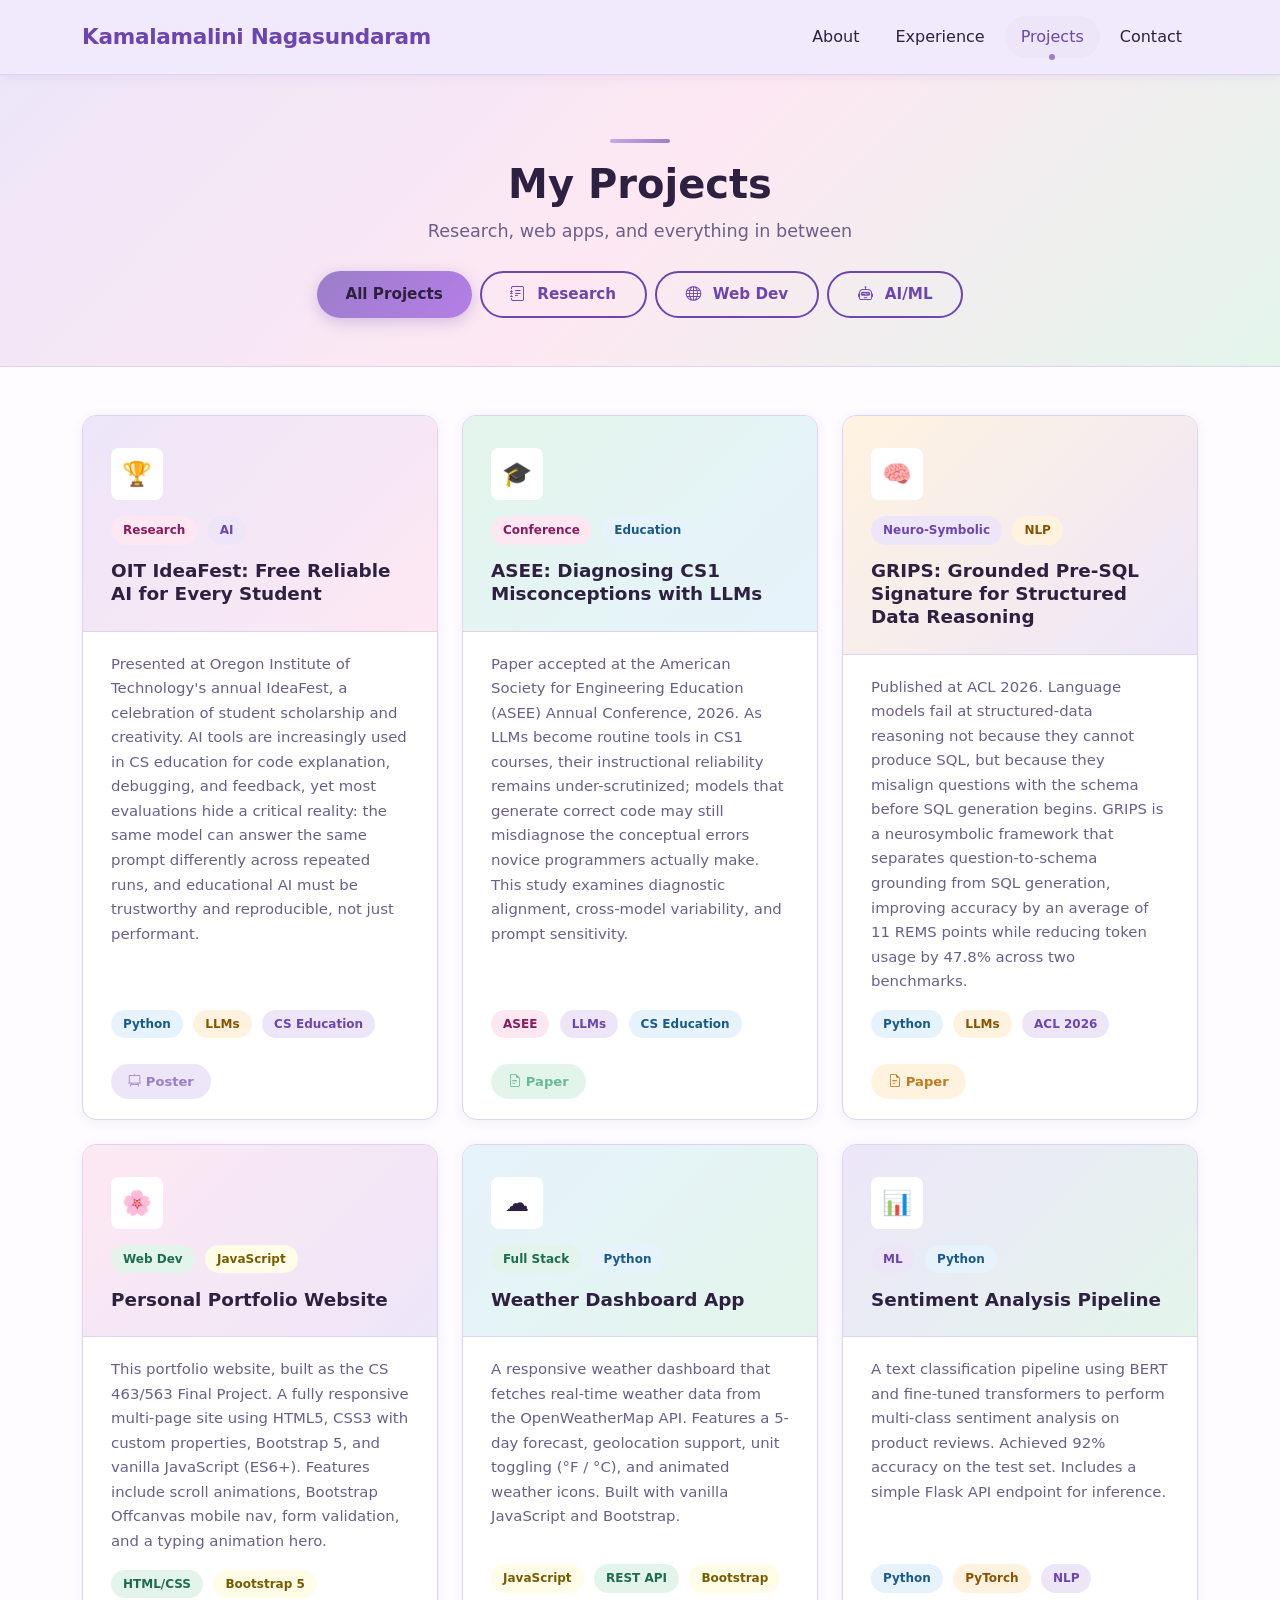
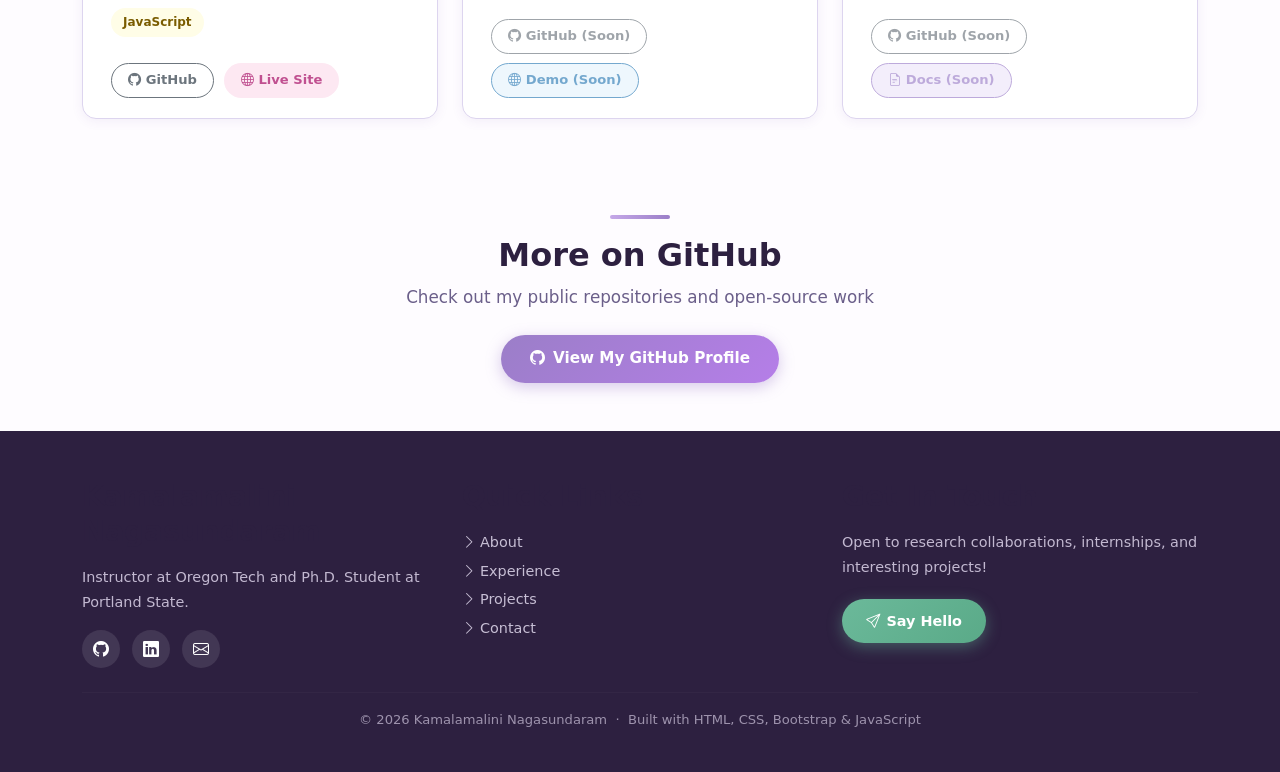
<file: projects.html>
<!DOCTYPE html>
<html lang="en">
<head>
  <meta charset="UTF-8" />
  <meta name="viewport" content="width=device-width, initial-scale=1.0" />
  <meta name="description" content="Projects by Kamalamalini Nagasundaram – AI research, web development, and more." />
  <title>Projects – Kamalamalini Nagasundaram</title>

  <link rel="stylesheet" href="https://cdn.jsdelivr.net/npm/bootstrap@5.3.0/dist/css/bootstrap.min.css" />
  <link rel="stylesheet" href="https://cdn.jsdelivr.net/npm/bootstrap-icons@1.11.0/font/bootstrap-icons.css" />
  <link rel="stylesheet" href="css/styles.css" />
</head>
<body>

  <!-- ═══════════════════════════════════════
       NAVBAR
  ════════════════════════════════════════ -->
  <nav class="navbar navbar-expand-lg sticky-top" aria-label="Main navigation">
    <div class="container">
      <a class="navbar-brand" href="index.html">Kamalamalini <span>Nagasundaram</span></a>
      <button class="navbar-toggler" type="button"
              data-bs-toggle="offcanvas" data-bs-target="#navOffcanvas"
              aria-controls="navOffcanvas" aria-label="Toggle navigation">
        <span class="navbar-toggler-icon"></span>
      </button>
      <div class="collapse navbar-collapse justify-content-end d-none d-lg-flex">
        <ul class="navbar-nav gap-1">
          <li class="nav-item"><a class="nav-link" href="index.html#about">About</a></li>
          <li class="nav-item"><a class="nav-link" href="experience.html">Experience</a></li>
          <li class="nav-item"><a class="nav-link active" href="projects.html">Projects</a></li>
          <li class="nav-item"><a class="nav-link" href="contact.html">Contact</a></li>
        </ul>
      </div>

    </div>
  </nav>

    <div class="offcanvas offcanvas-end d-lg-none" tabindex="-1" id="navOffcanvas"
         aria-labelledby="navOffcanvasLabel" aria-modal="true" role="dialog">
      <div class="offcanvas-header">
        <h5 class="offcanvas-title fw-bold text-lavender mb-0" id="navOffcanvasLabel">Kamalamalini Nagasundaram</h5>
        <button type="button" class="btn-close" data-bs-dismiss="offcanvas" aria-label="Close"></button>
      </div>
      <div class="offcanvas-body">
        <ul class="navbar-nav flex-column">
          <li class="nav-item"><a class="nav-link" href="index.html#about"><i class="bi bi-person me-2"></i>About</a></li>
          <li class="nav-item"><a class="nav-link" href="experience.html"><i class="bi bi-briefcase me-2"></i>Experience</a></li>
          <li class="nav-item"><a class="nav-link active" href="projects.html"><i class="bi bi-code-slash me-2"></i>Projects</a></li>
          <li class="nav-item"><a class="nav-link" href="contact.html"><i class="bi bi-envelope me-2"></i>Contact</a></li>
        </ul>
      </div>
    </div>

  <main id="main-content">

    <!-- ═══════════════════════════════════════
         PAGE HERO
    ════════════════════════════════════════ -->
    <section class="page-hero" aria-label="Projects page header">
      <div class="container text-center">
        <div class="section-divider divider-lavender mx-auto mb-3"></div>
        <h1 class="fw-bold">My Projects</h1>
        <p class="lead mt-2">Research, web apps, and everything in between</p>

        <div class="mt-4 d-flex flex-wrap justify-content-center gap-2" id="filterButtons"
             role="group" aria-label="Filter projects by category">
          <button class="btn btn-sm btn-primary-custom filter-btn active" data-filter="all">
            All Projects
          </button>
          <button class="btn btn-sm btn-outline-custom filter-btn" data-filter="research">
            <i class="bi bi-journal-text me-1"></i> Research
          </button>
          <button class="btn btn-sm btn-outline-custom filter-btn" data-filter="web">
            <i class="bi bi-globe me-1"></i> Web Dev
          </button>
          <button class="btn btn-sm btn-outline-custom filter-btn" data-filter="ai">
            <i class="bi bi-robot me-1"></i> AI/ML
          </button>
        </div>
      </div>
    </section>

    <!-- ═══════════════════════════════════════
         PROJECTS GRID
    ════════════════════════════════════════ -->
    <section class="projects-section py-5" id="projects" aria-labelledby="projects-heading">
      <div class="container">

        <div id="projectsGrid" class="row g-4">

          <!-- ── PROJECT 1: IdeaFest ── -->
          <div class="col-md-6 col-lg-4 fade-in-up project-item" data-category="research">
            <article class="project-card">
              <div class="project-card-header" style="background:linear-gradient(135deg,var(--lavender-light),var(--pink-light));">
                <div class="project-icon" style="background:white;">🏆</div>
                <div class="d-flex flex-wrap gap-1 mb-2">
                  <span class="project-tag tag-research">Research</span>
                  <span class="project-tag tag-ai">AI</span>
                </div>
                <h2 class="project-title">OIT IdeaFest: Free Reliable AI for Every Student</h2>
              </div>
              <div class="project-card-body">
                <p class="project-desc">
                  Presented at Oregon Institute of Technology's annual IdeaFest, a celebration
                  of student scholarship and creativity. AI tools are increasingly used in CS education
                  for code explanation, debugging, and feedback, yet most evaluations hide a critical
                  reality: the same model can answer the same prompt differently across repeated runs,
                  and educational AI must be trustworthy and reproducible, not just performant.
                </p>
                <div class="mt-auto">
                  <div class="d-flex flex-wrap gap-1 mb-3">
                    <span class="project-tag tag-python">Python</span>
                    <span class="project-tag tag-ml">LLMs</span>
                    <span class="project-tag tag-ai">CS Education</span>
                  </div>
                  <div class="project-links">
                    <a href="assets/IdeaFest_2026_Poster_Final.pdf" class="btn btn-sm" target="_blank" rel="noopener"
                       style="background:var(--lavender-light);color:var(--lavender-dark);"
                       aria-label="View IdeaFest poster">
                      <i class="bi bi-easel2"></i> Poster
                    </a>
                  </div>
                </div>
              </div>
            </article>
          </div>

          <!-- ── PROJECT 2: ASEE Paper ── -->
          <div class="col-md-6 col-lg-4 fade-in-up project-item" data-category="research">
            <article class="project-card">
              <div class="project-card-header" style="background:linear-gradient(135deg,var(--mint-light),var(--sky-light));">
                <div class="project-icon" style="background:white;">🎓</div>
                <div class="d-flex flex-wrap gap-1 mb-2">
                  <span class="project-tag tag-research">Conference</span>
                  <span class="project-tag tag-python">Education</span>
                </div>
                <h2 class="project-title">ASEE: Diagnosing CS1 Misconceptions with LLMs</h2>
              </div>
              <div class="project-card-body">
                <p class="project-desc">
                  Paper accepted at the American Society for Engineering Education (ASEE) Annual
                  Conference, 2026. As LLMs become routine tools in CS1 courses, their instructional
                  reliability remains under-scrutinized; models that generate correct code may still
                  misdiagnose the conceptual errors novice programmers actually make. This study
                  examines diagnostic alignment, cross-model variability, and prompt sensitivity.
                </p>
                <div class="mt-auto">
                  <div class="d-flex flex-wrap gap-1 mb-3">
                    <span class="project-tag tag-research">ASEE</span>
                    <span class="project-tag tag-ai">LLMs</span>
                    <span class="project-tag tag-python">CS Education</span>
                  </div>
                  <div class="project-links">
                    <a href="assets/ASEE_draft_updated.pdf" class="btn btn-sm" target="_blank" rel="noopener"
                       style="background:var(--mint-light);color:var(--mint-dark);"
                       aria-label="View ASEE paper">
                      <i class="bi bi-file-earmark-text"></i> Paper
                    </a>
                  </div>
                </div>
              </div>
            </article>
          </div>

          <!-- ── PROJECT 3: GRIPS ── -->
          <div class="col-md-6 col-lg-4 fade-in-up project-item" data-category="ai research">
            <article class="project-card">
              <div class="project-card-header" style="background:linear-gradient(135deg,var(--peach-light),var(--lavender-light));">
                <div class="project-icon" style="background:white;">🧠</div>
                <div class="d-flex flex-wrap gap-1 mb-2">
                  <span class="project-tag tag-ai">Neuro-Symbolic</span>
                  <span class="project-tag tag-ml">NLP</span>
                </div>
                <h2 class="project-title">GRIPS: Grounded Pre-SQL Signature for Structured Data Reasoning</h2>
              </div>
              <div class="project-card-body">
                <p class="project-desc">
                  Published at ACL 2026. Language models fail at structured-data reasoning not because
                  they cannot produce SQL, but because they misalign questions with the schema before
                  SQL generation begins. GRIPS is a neurosymbolic framework that separates
                  question-to-schema grounding from SQL generation, improving accuracy by an average
                  of 11 REMS points while reducing token usage by 47.8% across two benchmarks.
                </p>
                <div class="mt-auto">
                  <div class="d-flex flex-wrap gap-1 mb-3">
                    <span class="project-tag tag-python">Python</span>
                    <span class="project-tag tag-ml">LLMs</span>
                    <span class="project-tag tag-ai">ACL 2026</span>
                  </div>
                  <div class="project-links">
                    <a href="assets/GRIPS.pdf" class="btn btn-sm" target="_blank" rel="noopener"
                       style="background:var(--peach-light);color:#c07a20;"
                       aria-label="View GRIPS paper">
                      <i class="bi bi-file-earmark-text"></i> Paper
                    </a>
                  </div>
                </div>
              </div>
            </article>
          </div>

          <!-- ── PROJECT 4: Portfolio Website (this one!) ── -->
          <div class="col-md-6 col-lg-4 fade-in-up project-item" data-category="web">
            <article class="project-card">
              <div class="project-card-header" style="background:linear-gradient(135deg,var(--pink-light),var(--lavender-light));">
                <div class="project-icon" style="background:white;">🌸</div>
                <div class="d-flex flex-wrap gap-1 mb-2">
                  <span class="project-tag tag-web">Web Dev</span>
                  <span class="project-tag tag-js">JavaScript</span>
                </div>
                <h2 class="project-title">Personal Portfolio Website</h2>
              </div>
              <div class="project-card-body">
                <p class="project-desc">
                  This portfolio website, built as the CS 463/563 Final Project. A fully
                  responsive multi-page site using HTML5, CSS3 with custom properties, Bootstrap 5,
                  and vanilla JavaScript (ES6+). Features include scroll animations,
                  Bootstrap Offcanvas mobile nav, form validation, and a typing animation hero.
                </p>
                <div class="mt-auto">
                  <div class="d-flex flex-wrap gap-1 mb-3">
                    <span class="project-tag tag-web">HTML/CSS</span>
                    <span class="project-tag tag-js">Bootstrap 5</span>
                    <span class="project-tag tag-js">JavaScript</span>
                  </div>
                  <div class="project-links">
                    <a href="https://github.com/MaliniSundar1625" class="btn btn-sm btn-outline-secondary"
                       target="_blank" rel="noopener" aria-label="View portfolio source on GitHub">
                      <i class="bi bi-github"></i> GitHub
                    </a>
                    <a href="https://MaliniSundar1625.github.io/Personal-Website" class="btn btn-sm"
                       target="_blank" rel="noopener"
                       style="background:var(--pink-light);color:#c05090;"
                       aria-label="View live portfolio site">
                      <i class="bi bi-globe"></i> Live Site
                    </a>
                  </div>
                </div>
              </div>
            </article>
          </div>

          <!-- ── PROJECT 5: Placeholder Web App ── -->
          <div class="col-md-6 col-lg-4 fade-in-up project-item" data-category="web">
            <article class="project-card">
              <div class="project-card-header" style="background:linear-gradient(135deg,var(--sky-light),var(--mint-light));">
                <div class="project-icon" style="background:white;">☁️</div>
                <div class="d-flex flex-wrap gap-1 mb-2">
                  <span class="project-tag tag-web">Full Stack</span>
                  <span class="project-tag tag-python">Python</span>
                </div>
                <h2 class="project-title">Weather Dashboard App</h2>
              </div>
              <div class="project-card-body">
                <p class="project-desc">
                  A responsive weather dashboard that fetches real-time weather data from the
                  OpenWeatherMap API. Features a 5-day forecast, geolocation support, unit
                  toggling (°F / °C), and animated weather icons. Built with vanilla JavaScript
                  and Bootstrap.
                </p>
                <div class="mt-auto">
                  <div class="d-flex flex-wrap gap-1 mb-3">
                    <span class="project-tag tag-js">JavaScript</span>
                    <span class="project-tag tag-web">REST API</span>
                    <span class="project-tag tag-js">Bootstrap</span>
                  </div>
                  <div class="project-links">
                    <span class="btn btn-sm btn-outline-secondary disabled" aria-disabled="true">
                      <i class="bi bi-github"></i> GitHub (Soon)
                    </span>
                    <span class="btn btn-sm disabled" style="background:var(--sky-light);color:#2a7ab5;">
                      <i class="bi bi-globe"></i> Demo (Soon)
                    </span>
                  </div>
                </div>
              </div>
            </article>
          </div>

          <!-- ── PROJECT 6: Placeholder Data/AI ── -->
          <div class="col-md-6 col-lg-4 fade-in-up project-item" data-category="ai">
            <article class="project-card">
              <div class="project-card-header" style="background:linear-gradient(135deg,var(--lavender-light),var(--mint-light));">
                <div class="project-icon" style="background:white;">📊</div>
                <div class="d-flex flex-wrap gap-1 mb-2">
                  <span class="project-tag tag-ai">ML</span>
                  <span class="project-tag tag-python">Python</span>
                </div>
                
                <h2 class="project-title">Sentiment Analysis Pipeline</h2>
              </div>
              <div class="project-card-body">
                <p class="project-desc">
                  A text classification pipeline using BERT and fine-tuned transformers to
                  perform multi-class sentiment analysis on product reviews. Achieved 92%
                  accuracy on the test set. Includes a simple Flask API endpoint for inference.
                </p>
                <div class="mt-auto">
                  <div class="d-flex flex-wrap gap-1 mb-3">
                    <span class="project-tag tag-python">Python</span>
                    <span class="project-tag tag-ml">PyTorch</span>
                    <span class="project-tag tag-ai">NLP</span>
                  </div>
                  <div class="project-links">
                    <span class="btn btn-sm btn-outline-secondary disabled" aria-disabled="true">
                      <i class="bi bi-github"></i> GitHub (Soon)
                    </span>
                    <span class="btn btn-sm disabled" style="background:var(--lavender-light);color:var(--lavender-dark);">
                      <i class="bi bi-file-earmark-text"></i> Docs (Soon)
                    </span>
                  </div>
                </div>
              </div>
            </article>
          </div>

        </div><!-- /projectsGrid -->

        <!-- No Results Message (shown by JS when filter has no matches) -->
        <div id="noResults" class="text-center py-5 d-none" role="status" aria-live="polite">
          <i class="bi bi-search fs-1 text-muted"></i>
          <p class="text-muted mt-3">No projects found in this category.</p>
        </div>


      </div>
    </section>

    <!-- ═══════════════════════════════════════
         GITHUB SECTION
    ════════════════════════════════════════ -->
    <section class="py-5 text-center" id="github-repos">
      <div class="container">
        <div class="section-divider divider-lavender mx-auto mb-3"></div>
        <h2 class="section-title mb-2">More on GitHub</h2>
        <p class="section-subtitle mb-4">Check out my public repositories and open-source work</p>
        <a href="https://github.com/MaliniSundar1625" target="_blank" rel="noopener noreferrer"
           class="btn-primary-custom" style="display:inline-flex; align-items:center; gap:0.5rem;">
          <i class="bi bi-github"></i> View My GitHub Profile
        </a>
      </div>
    </section>

  </main>

  <!-- ═══════════════════════════════════════
       FOOTER
  ════════════════════════════════════════ -->
  <footer>
    <div class="container">
      <div class="row g-4">
        <div class="col-md-4">
          <h3 class="mb-3">Kamalamalini Nagasundaram</h3>
          <p>Instructor at Oregon Tech and Ph.D. Student at Portland State.</p>
          <div class="footer-social">
            <a href="https://github.com/MaliniSundar1625" class="footer-social-link"
               target="_blank" rel="noopener" aria-label="GitHub profile">
              <i class="bi bi-github"></i>
            </a>
            <a href="https://www.linkedin.com/in/kn1606/" class="footer-social-link"
               target="_blank" rel="noopener" aria-label="LinkedIn profile">
              <i class="bi bi-linkedin"></i>
            </a>
            <a href="mailto:malinisundar1625@gmail.com" class="footer-social-link"
               aria-label="Send email">
              <i class="bi bi-envelope"></i>
            </a>
          </div>
        </div>
        <div class="col-md-4">
          <h3 class="mb-3">Quick Links</h3>
          <ul class="list-unstyled">
            <li class="mb-1"><a href="index.html#about"><i class="bi bi-chevron-right me-1"></i>About</a></li>
            <li class="mb-1"><a href="experience.html"><i class="bi bi-chevron-right me-1"></i>Experience</a></li>
            <li class="mb-1"><a href="projects.html"><i class="bi bi-chevron-right me-1"></i>Projects</a></li>
            <li class="mb-1"><a href="contact.html"><i class="bi bi-chevron-right me-1"></i>Contact</a></li>
          </ul>
        </div>
        <div class="col-md-4">
          <h3 class="mb-3">Get In Touch</h3>
          <p>Open to research collaborations, internships, and interesting projects!</p>
          <a href="mailto:malinisundar1625@gmail.com" class="btn-mint mt-1" style="text-decoration:none;">
            <i class="bi bi-send"></i> Say Hello
          </a>
        </div>
      </div>
      <hr class="footer-divider" />
      <p class="footer-bottom">
        &copy; 2026 Kamalamalini Nagasundaram &nbsp;&middot;&nbsp; Built with HTML, CSS, Bootstrap &amp; JavaScript
      </p>
    </div>
  </footer>

  <!-- Back to Top Button -->
  <button class="back-to-top" id="backToTop" aria-label="Scroll back to top">
    <i class="bi bi-arrow-up"></i>
  </button>

  <div class="toast-container position-fixed bottom-0 start-50 translate-middle-x p-3">
    <div id="globalToast" class="toast align-items-center" role="alert" aria-live="assertive"
         aria-atomic="true">
      <div class="d-flex">
        <div class="toast-body" id="toastMessage"></div>
        <button type="button" class="btn-close me-2 m-auto" data-bs-dismiss="toast"
                aria-label="Close"></button>
      </div>
    </div>
  </div>

  <!-- Bootstrap 5 JS bundle (includes Popper) -->
  <script src="https://cdn.jsdelivr.net/npm/bootstrap@5.3.0/dist/js/bootstrap.bundle.min.js"></script>
  <!-- jQuery (required by assignment) -->
  <script src="https://code.jquery.com/jquery-3.7.0.min.js"></script>
  <!-- Custom JS -->
  <script src="js/main.js"></script>
</body>
</html>
</file>
<file: css/styles.css>
/* ============================================================
   Malini Sundar – Personal Portfolio
   Stylesheet: css/styles.css
   CS 463/563 – Final Project
   ============================================================ */

/* ── CSS Custom Properties (Variables) ──────────────────────── */
:root {
  --lavender:        #c5a8e8;
  --lavender-light:  #ede6f9;
  --lavender-dark:   #9b7ec8;
  --pink:            #f4b8d1;
  --pink-light:      #fde8f2;
  --mint:            #a8d9be;
  --mint-light:      #e3f5eb;
  --mint-dark:       #6bb99a;
  --peach:           #ffd6a5;
  --peach-light:     #fff3e0;
  --sky:             #b8d9f0;
  --sky-light:       #e6f3fc;

  --bg:              #fefcff;
  --surface:         #f7f3fd;
  --surface-2:       #f0eafc;
  --text:            #2d2040;
  --text-muted:      #6b5f8a;
  --accent-text:     #6d45b0;
  --accent-green:    #1e6b50;
  --border:          #ddd5ef;

  --navbar-bg:       #f0eafc;
  --footer-bg:       #2d2040;
  --footer-text:     #e8dff5;

  --shadow-sm:       0 2px 12px rgba(100, 70, 160, 0.08);
  --shadow-md:       0 6px 24px rgba(100, 70, 160, 0.13);
  --shadow-lg:       0 12px 40px rgba(100, 70, 160, 0.18);

  --radius:          14px;
  --radius-sm:       8px;
  --radius-pill:     50px;

  --transition:      all 0.3s cubic-bezier(0.4, 0, 0.2, 1);
}

/* ── Base Reset & Typography ────────────────────────────────── */
*, *::before, *::after {
  box-sizing: border-box;
  margin: 0;
  padding: 0;
}

html {
  scroll-behavior: smooth;
}

body {
  font-family: 'Segoe UI', system-ui, -apple-system, sans-serif;
  background-color: var(--bg);
  color: var(--text);
  line-height: 1.7;
  font-size: 1rem;
}

h1, h2, h3, h4, h5, h6 {
  font-weight: 700;
  line-height: 1.25;
  color: var(--text);
}

a {
  color: var(--accent-text);
  text-decoration: none;
  transition: var(--transition);
}

a:hover {
  color: var(--accent-green);
}

img {
  max-width: 100%;
  height: auto;
  display: block;
}

/* ── Navbar ─────────────────────────────────────────────────── */
.navbar {
  background-color: var(--navbar-bg);
  border-bottom: 1px solid var(--border);
  padding: 0.85rem 0;
  box-shadow: var(--shadow-sm);
  backdrop-filter: blur(8px);
}

.navbar-brand {
  font-size: 1.35rem;
  font-weight: 800;
  color: var(--accent-text) !important;
  letter-spacing: -0.3px;
}

.navbar-brand span {
  color: var(--accent-text);
}

.navbar .nav-link {
  color: var(--text) !important;
  font-weight: 500;
  padding: 0.45rem 1rem !important;
  border-radius: var(--radius-pill);
  transition: var(--transition);
  position: relative;
}

.navbar .nav-link:hover,
.navbar .nav-link.active {
  color: var(--accent-text) !important;
  background-color: var(--lavender-light);
}

.navbar .nav-link.active::after {
  content: '';
  display: block;
  position: absolute;
  bottom: -2px;
  left: 50%;
  transform: translateX(-50%);
  width: 6px;
  height: 6px;
  background: var(--lavender-dark);
  border-radius: 50%;
}

.navbar-toggler {
  border: 2px solid var(--lavender);
  border-radius: var(--radius-sm);
}

.navbar-toggler:focus {
  box-shadow: 0 0 0 0.2rem rgba(155, 126, 200, 0.3);
}

/* Bootstrap Offcanvas – used for mobile nav (beyond-class feature) */
.offcanvas {
  background-color: var(--surface);
}

.offcanvas-header {
  border-bottom: 1px solid var(--border);
  background-color: var(--navbar-bg);
}

.offcanvas .nav-link {
  font-size: 1.1rem;
  padding: 0.75rem 1rem !important;
  border-radius: var(--radius-sm);
  margin-bottom: 0.25rem;
}

/* ── Section Utilities ──────────────────────────────────────── */
section {
  padding: 5rem 0;
}

.section-title {
  font-size: 2rem;
  font-weight: 800;
  margin-bottom: 0.4rem;
  color: var(--text);
}

.section-subtitle {
  color: var(--text-muted);
  font-size: 1.05rem;
  margin-bottom: 3rem;
}

.section-divider {
  width: 60px;
  height: 4px;
  border-radius: var(--radius-pill);
  margin-bottom: 1rem;
}

.divider-lavender { background: linear-gradient(90deg, var(--lavender), var(--lavender-dark)); }
.divider-mint     { background: linear-gradient(90deg, var(--mint), var(--mint-dark)); }
.divider-pink     { background: linear-gradient(90deg, var(--pink), #d96da0); }
.divider-peach    { background: linear-gradient(90deg, var(--peach), #f5a850); }

/* ── Hero Section (index.html) ──────────────────────────────── */
.hero-section {
  min-height: 92vh;
  display: flex;
  align-items: center;
  background: linear-gradient(135deg,
    var(--lavender-light) 0%,
    var(--pink-light) 35%,
    var(--mint-light) 70%,
    var(--sky-light) 100%);
  position: relative;
  overflow: hidden;
  padding: 4rem 0;
}

.hero-section::before {
  content: '';
  position: absolute;
  top: -100px;
  right: -100px;
  width: 500px;
  height: 500px;
  border-radius: 50%;
  background: radial-gradient(circle, rgba(197, 168, 232, 0.25) 0%, transparent 70%);
  pointer-events: none;
}

.hero-section::after {
  content: '';
  position: absolute;
  bottom: -80px;
  left: -80px;
  width: 400px;
  height: 400px;
  border-radius: 50%;
  background: radial-gradient(circle, rgba(168, 217, 190, 0.25) 0%, transparent 70%);
  pointer-events: none;
}

.hero-greeting {
  font-size: 1.1rem;
  font-weight: 600;
  color: var(--accent-text);
  letter-spacing: 2px;
  text-transform: uppercase;
  margin-bottom: 0.75rem;
}

.hero-name {
  font-size: clamp(2.5rem, 6vw, 4rem);
  font-weight: 900;
  line-height: 1.1;
  margin-bottom: 1rem;
  background: linear-gradient(135deg, var(--lavender-dark) 0%, #d96da0 50%, var(--mint-dark) 100%);
  -webkit-background-clip: text;
  -webkit-text-fill-color: transparent;
  background-clip: text;
}

.hero-tagline {
  font-size: 1.25rem;
  color: var(--text-muted);
  margin-bottom: 0.5rem;
  min-height: 2rem;
}

.typing-cursor {
  display: inline-block;
  width: 2px;
  height: 1.2em;
  background: var(--lavender-dark);
  margin-left: 2px;
  vertical-align: middle;
  animation: blink 0.9s step-end infinite;
}

@keyframes blink {
  0%, 100% { opacity: 1; }
  50%       { opacity: 0; }
}

.hero-bio {
  font-size: 1.05rem;
  color: var(--text-muted);
  max-width: 540px;
  margin-bottom: 2rem;
}

.hero-photo-wrapper {
  position: relative;
  display: inline-block;
}

.hero-photo {
  width: 320px;
  height: 320px;
  object-fit: cover;
  object-position: center top;
  border-radius: 40% 60% 55% 45% / 45% 50% 50% 55%;
  border: 5px solid white;
  box-shadow: var(--shadow-lg);
  animation: morph 8s ease-in-out infinite;
}

.hero-photo-placeholder {
  width: 320px;
  height: 320px;
  border-radius: 40% 60% 55% 45% / 45% 50% 50% 55%;
  border: 5px solid white;
  box-shadow: var(--shadow-lg);
  background: linear-gradient(135deg, var(--lavender-light), var(--pink-light));
  display: flex;
  align-items: center;
  justify-content: center;
  font-size: 7rem;
  animation: morph 8s ease-in-out infinite;
}

@keyframes morph {
  0%, 100% { border-radius: 40% 60% 55% 45% / 45% 50% 50% 55%; }
  25%       { border-radius: 55% 45% 40% 60% / 55% 45% 55% 45%; }
  50%       { border-radius: 45% 55% 60% 40% / 50% 60% 40% 50%; }
  75%       { border-radius: 60% 40% 45% 55% / 40% 55% 45% 60%; }
}

.hero-photo-badge {
  position: absolute;
  bottom: 20px;
  right: -10px;
  background: white;
  border-radius: var(--radius);
  padding: 0.6rem 1rem;
  box-shadow: var(--shadow-md);
  font-size: 0.85rem;
  font-weight: 600;
  color: var(--accent-text);
  border: 2px solid var(--lavender-light);
}

/* ── Buttons ────────────────────────────────────────────────── */
.btn-primary-custom {
  background: linear-gradient(135deg, var(--lavender-dark), #b57ee8);
  color: white;
  border: none;
  border-radius: var(--radius-pill);
  padding: 0.7rem 1.8rem;
  font-weight: 600;
  font-size: 0.95rem;
  transition: var(--transition);
  box-shadow: 0 4px 15px rgba(155, 126, 200, 0.4);
  display: inline-flex;
  align-items: center;
  gap: 0.5rem;
}

.btn-primary-custom:hover {
  transform: translateY(-2px);
  box-shadow: 0 8px 25px rgba(155, 126, 200, 0.5);
  color: white;
}

.btn-outline-custom {
  background: transparent;
  color: var(--accent-text);
  border: 2px solid var(--accent-text);
  border-radius: var(--radius-pill);
  padding: 0.65rem 1.8rem;
  font-weight: 600;
  font-size: 0.95rem;
  transition: var(--transition);
  display: inline-flex;
  align-items: center;
  gap: 0.5rem;
}

.btn-outline-custom:hover {
  background: var(--lavender-dark);
  color: white;
  transform: translateY(-2px);
}

.btn-mint {
  background: linear-gradient(135deg, var(--mint-dark), #5aaa88);
  color: white;
  border: none;
  border-radius: var(--radius-pill);
  padding: 0.6rem 1.5rem;
  font-weight: 600;
  font-size: 0.9rem;
  transition: var(--transition);
  box-shadow: 0 4px 15px rgba(107, 185, 154, 0.4);
  display: inline-flex;
  align-items: center;
  gap: 0.4rem;
}

.btn-mint:hover {
  transform: translateY(-2px);
  color: white;
  box-shadow: 0 8px 25px rgba(107, 185, 154, 0.5);
}

/* ── About Section ──────────────────────────────────────────── */
.about-section {
  background-color: var(--bg);
}

.about-card {
  background: var(--surface);
  border-radius: var(--radius);
  padding: 2.5rem;
  border: 1px solid var(--border);
  box-shadow: var(--shadow-sm);
}

/* ── Skills ─────────────────────────────────────────────────── */
.skills-section {
  background-color: var(--surface);
}

.skill-tag {
  display: inline-flex;
  align-items: center;
  gap: 0.4rem;
  background: white;
  border: 1.5px solid var(--border);
  border-radius: var(--radius-pill);
  padding: 0.45rem 1rem;
  font-size: 0.9rem;
  font-weight: 500;
  color: var(--text);
  transition: var(--transition);
  box-shadow: var(--shadow-sm);
}

.skill-tag:hover {
  border-color: var(--lavender-dark);
  background: var(--lavender-light);
  color: var(--lavender-dark);
  transform: translateY(-2px);
  box-shadow: var(--shadow-md);
}

.skill-tag.lang   { border-color: var(--lavender); }
.skill-tag.web    { border-color: var(--pink); }
.skill-tag.ai     { border-color: var(--mint); }
.skill-tag.tool   { border-color: var(--peach); }

.skill-category-title {
  font-size: 0.8rem;
  font-weight: 700;
  text-transform: uppercase;
  letter-spacing: 1.5px;
  color: var(--text-muted);
  margin-bottom: 0.75rem;
}

/* ── Stats Strip ────────────────────────────────────────────── */
.stats-strip {
  background: linear-gradient(135deg, var(--lavender-dark), var(--mint-dark));
  color: white;
  padding: 3rem 0;
}

.stat-item {
  text-align: center;
  padding: 1rem;
}

.stat-number {
  font-size: 2.5rem;
  font-weight: 900;
  line-height: 1;
  margin-bottom: 0.3rem;
}

.stat-label {
  font-size: 0.9rem;
  opacity: 0.85;
  font-weight: 500;
}

/* ── Experience / Cards ─────────────────────────────────────── */
.experience-section {
  background-color: var(--bg);
}

.exp-card {
  background: white;
  border-radius: var(--radius);
  padding: 1.75rem 2rem;
  margin-bottom: 1.25rem;
  border: 1px solid var(--border);
  box-shadow: var(--shadow-sm);
  transition: var(--transition);
  position: relative;
  overflow: hidden;
}

.exp-card::before {
  content: '';
  position: absolute;
  left: 0;
  top: 0;
  bottom: 0;
  width: 4px;
  border-radius: 0 2px 2px 0;
}

.exp-card.lavender::before { background: var(--lavender-dark); }
.exp-card.mint::before     { background: var(--mint-dark); }
.exp-card.pink::before     { background: #d96da0; }
.exp-card.peach::before    { background: #f5a850; }

.exp-card:hover {
  transform: translateY(-3px);
  box-shadow: var(--shadow-md);
}

.exp-title {
  font-size: 1.1rem;
  font-weight: 700;
  margin-bottom: 0.2rem;
}

.exp-org {
  font-size: 0.95rem;
  color: var(--accent-text);
  font-weight: 600;
}

.exp-date {
  font-size: 0.85rem;
  color: var(--text-muted);
  font-weight: 500;
}

/* Bootstrap Accordion – custom styling */
.accordion-item {
  border: 1px solid var(--border) !important;
  border-radius: var(--radius) !important;
  margin-bottom: 0.75rem;
  overflow: hidden;
  box-shadow: var(--shadow-sm);
}

.accordion-button {
  background-color: var(--surface) !important;
  color: var(--text) !important;
  font-weight: 600;
  border-radius: var(--radius) !important;
}

.accordion-button:not(.collapsed) {
  background-color: var(--lavender-light) !important;
  color: var(--accent-text) !important;
  box-shadow: none !important;
}

.accordion-button:focus {
  box-shadow: 0 0 0 0.2rem rgba(155, 126, 200, 0.25) !important;
}

.accordion-button::after {
  filter: hue-rotate(240deg);
}

.accordion-body {
  background-color: white;
  padding: 1.25rem 1.5rem;
  color: var(--text-muted);
  font-size: 0.95rem;
  line-height: 1.75;
}

/* ── Projects ───────────────────────────────────────────────── */
.projects-section {
  background-color: var(--bg);
}

.project-card {
  background: white;
  border-radius: var(--radius);
  border: 1px solid var(--border);
  box-shadow: var(--shadow-sm);
  transition: var(--transition);
  overflow: hidden;
  height: 100%;
  display: flex;
  flex-direction: column;
}

.project-card:hover {
  transform: translateY(-6px);
  box-shadow: var(--shadow-lg);
  border-color: var(--lavender);
}

.project-card-header {
  padding: 2rem 1.75rem 1rem;
  border-bottom: 1px solid var(--border);
}

.project-card-body {
  padding: 1.25rem 1.75rem;
  flex: 1;
  display: flex;
  flex-direction: column;
}

.project-icon {
  width: 52px;
  height: 52px;
  border-radius: var(--radius-sm);
  display: flex;
  align-items: center;
  justify-content: center;
  font-size: 1.5rem;
  margin-bottom: 1rem;
}

.project-tag {
  font-size: 0.75rem;
  font-weight: 600;
  padding: 0.25rem 0.75rem;
  border-radius: var(--radius-pill);
  display: inline-block;
  margin-right: 0.4rem;
  margin-bottom: 0.4rem;
}

.tag-ai       { background: var(--lavender-light); color: var(--accent-text); }
.tag-web      { background: var(--mint-light);     color: var(--accent-green); }
.tag-research { background: var(--pink-light);      color: #8b1a5e; }
.tag-ml       { background: var(--peach-light);     color: #8a5200; }
.tag-python   { background: var(--sky-light);       color: #1a5a8a; }
.tag-js       { background: #fffde7;               color: #7a5c00; }

.project-title {
  font-size: 1.15rem;
  font-weight: 700;
  margin-bottom: 0.6rem;
}

.project-desc {
  font-size: 0.93rem;
  color: var(--text-muted);
  line-height: 1.65;
  flex: 1;
}

.project-links {
  display: flex;
  gap: 0.6rem;
  margin-top: 1.25rem;
  flex-wrap: wrap;
}

.project-links .btn {
  font-size: 0.82rem;
  padding: 0.4rem 1rem;
  border-radius: var(--radius-pill);
  font-weight: 600;
  display: inline-flex;
  align-items: center;
  gap: 0.3rem;
}

/* ── Contact Section ────────────────────────────────────────── */
.contact-section {
  background-color: var(--surface);
}

.contact-form-card {
  background: white;
  border-radius: var(--radius);
  padding: 2.5rem;
  border: 1px solid var(--border);
  box-shadow: var(--shadow-md);
}

.form-label {
  font-weight: 600;
  font-size: 0.9rem;
  color: var(--text);
  margin-bottom: 0.4rem;
}

.form-control,
.form-select {
  border: 1.5px solid var(--border);
  border-radius: var(--radius-sm);
  padding: 0.65rem 1rem;
  font-size: 0.95rem;
  color: var(--text);
  background-color: var(--bg);
  transition: var(--transition);
}

.form-control:focus,
.form-select:focus {
  border-color: var(--lavender-dark);
  box-shadow: 0 0 0 0.2rem rgba(155, 126, 200, 0.2);
  background-color: white;
}

.form-control.is-valid  { border-color: var(--mint-dark); }
.form-control.is-invalid { border-color: #e07a7a; }

.invalid-feedback {
  font-size: 0.82rem;
}

.contact-info-card {
  background: linear-gradient(135deg, var(--lavender-dark), var(--mint-dark));
  color: white;
  border-radius: var(--radius);
  padding: 2.5rem 2rem;
  height: 100%;
}

.contact-info-card h3 {
  color: white;
}

.contact-info-item {
  display: flex;
  align-items: flex-start;
  gap: 1rem;
  margin-bottom: 1.5rem;
}

.contact-info-icon {
  width: 44px;
  height: 44px;
  background: rgba(255,255,255,0.2);
  border-radius: var(--radius-sm);
  display: flex;
  align-items: center;
  justify-content: center;
  font-size: 1.2rem;
  flex-shrink: 0;
}

.contact-info-text small {
  opacity: 0.75;
  font-size: 0.8rem;
}

.social-link {
  display: inline-flex;
  align-items: center;
  justify-content: center;
  width: 42px;
  height: 42px;
  background: rgba(255,255,255,0.2);
  border-radius: 50%;
  color: white;
  font-size: 1.1rem;
  transition: var(--transition);
  text-decoration: none;
}

.social-link:hover {
  background: rgba(255,255,255,0.35);
  color: white;
  transform: translateY(-2px);
}

/* Bootstrap Toast – custom styling */
.toast-container {
  z-index: 9999;
}

.toast {
  background: white;
  border: 1px solid var(--border);
  box-shadow: var(--shadow-lg);
  border-radius: var(--radius-sm);
}

.toast-header {
  background: var(--mint-light);
  color: var(--accent-green);
  border-bottom: 1px solid var(--border);
}

/* ── Footer ─────────────────────────────────────────────────── */
footer {
  background-color: var(--footer-bg);
  color: var(--footer-text);
  padding: 3rem 0 1.5rem;
}

footer h5 {
  color: white;
  font-weight: 800;
}

footer p,
footer li {
  color: var(--footer-text);
  opacity: 0.8;
  font-size: 0.9rem;
}

footer a {
  color: var(--lavender-light);
  font-size: 0.9rem;
}

footer a:hover {
  color: var(--mint);
}

.footer-social {
  display: flex;
  gap: 0.75rem;
  margin-top: 1rem;
}

.footer-social-link {
  width: 38px;
  height: 38px;
  border-radius: 50%;
  background: rgba(255,255,255,0.1);
  display: flex;
  align-items: center;
  justify-content: center;
  color: white;
  font-size: 1rem;
  transition: var(--transition);
}

.footer-social-link:hover {
  background: var(--lavender);
  color: white;
  transform: translateY(-2px);
}

.footer-divider {
  border-color: rgba(255,255,255,0.1);
  margin: 1.5rem 0 1rem;
}

.footer-bottom {
  font-size: 0.82rem;
  opacity: 0.6;
  text-align: center;
}

/* ── Back to Top Button ─────────────────────────────────────── */
.back-to-top {
  position: fixed;
  bottom: 2rem;
  right: 2rem;
  width: 48px;
  height: 48px;
  background: var(--lavender-dark);
  color: white;
  border: none;
  border-radius: 50%;
  display: flex;
  align-items: center;
  justify-content: center;
  font-size: 1.2rem;
  cursor: pointer;
  box-shadow: var(--shadow-md);
  transition: var(--transition);
  opacity: 0;
  visibility: hidden;
  z-index: 1000;
}

.back-to-top.visible {
  opacity: 1;
  visibility: visible;
}

.back-to-top:hover {
  background: var(--mint-dark);
  transform: translateY(-3px);
  box-shadow: var(--shadow-lg);
}

/* ── Page Hero (inner pages) ────────────────────────────────── */
.page-hero {
  padding: 4rem 0 3rem;
  background: linear-gradient(135deg,
    var(--lavender-light) 0%,
    var(--pink-light) 50%,
    var(--mint-light) 100%);
  border-bottom: 1px solid var(--border);
}

.page-hero h1 {
  font-size: 2.5rem;
  font-weight: 900;
}

.page-hero .lead {
  color: var(--text-muted);
  font-size: 1.1rem;
}

/* ── Scroll Animation Classes ───────────────────────────────── */
/* Only hide elements when JS is confirmed running (.js class on <html>).
   Without this guard, if JS fails to execute everything stays invisible. */
.js .fade-in-up {
  opacity: 0;
  transform: translateY(30px);
  transition: opacity 0.6s ease, transform 0.6s ease;
}

.js .fade-in-up.visible {
  opacity: 1;
  transform: translateY(0);
}

.js .fade-in-left {
  opacity: 0;
  transform: translateX(-30px);
  transition: opacity 0.6s ease, transform 0.6s ease;
}

.js .fade-in-left.visible {
  opacity: 1;
  transform: translateX(0);
}

.js .fade-in-right {
  opacity: 0;
  transform: translateX(30px);
  transition: opacity 0.6s ease, transform 0.6s ease;
}

.js .fade-in-right.visible {
  opacity: 1;
  transform: translateX(0);
}

/* Staggered delay for cards in a grid */
.js .fade-in-up:nth-child(1) { transition-delay: 0.05s; }
.js .fade-in-up:nth-child(2) { transition-delay: 0.15s; }
.js .fade-in-up:nth-child(3) { transition-delay: 0.25s; }
.js .fade-in-up:nth-child(4) { transition-delay: 0.35s; }

/* ── Responsive ─────────────────────────────────────────────── */
@media (max-width: 991.98px) {
  .hero-section {
    min-height: auto;
    text-align: center;
    padding: 4rem 0 3rem;
  }

  .hero-photo-wrapper {
    margin-top: 2.5rem;
  }

  .hero-photo,
  .hero-photo-placeholder {
    width: 240px;
    height: 240px;
    margin: 0 auto;
  }

  .hero-bio {
    margin: 0 auto 2rem;
  }

  .hero-buttons {
    justify-content: center;
  }

  .page-hero h1 {
    font-size: 2rem;
  }

  section {
    padding: 3.5rem 0;
  }
}

@media (max-width: 575.98px) {
  .hero-name {
    font-size: 2.2rem;
  }

  .section-title {
    font-size: 1.65rem;
  }

  .contact-form-card,
  .about-card {
    padding: 1.5rem;
  }

  .back-to-top {
    bottom: 1rem;
    right: 1rem;
  }
}

/* ── Utility Classes ────────────────────────────────────────── */
.text-lavender { color: var(--accent-text) !important; }
.text-mint     { color: var(--accent-green) !important; }
.bg-surface    { background-color: var(--surface) !important; }
.gap-sm        { gap: 0.5rem; }

.badge-custom {
  font-size: 0.78rem;
  font-weight: 600;
  padding: 0.3rem 0.75rem;
  border-radius: var(--radius-pill);
}

.badge-lave
</file>
